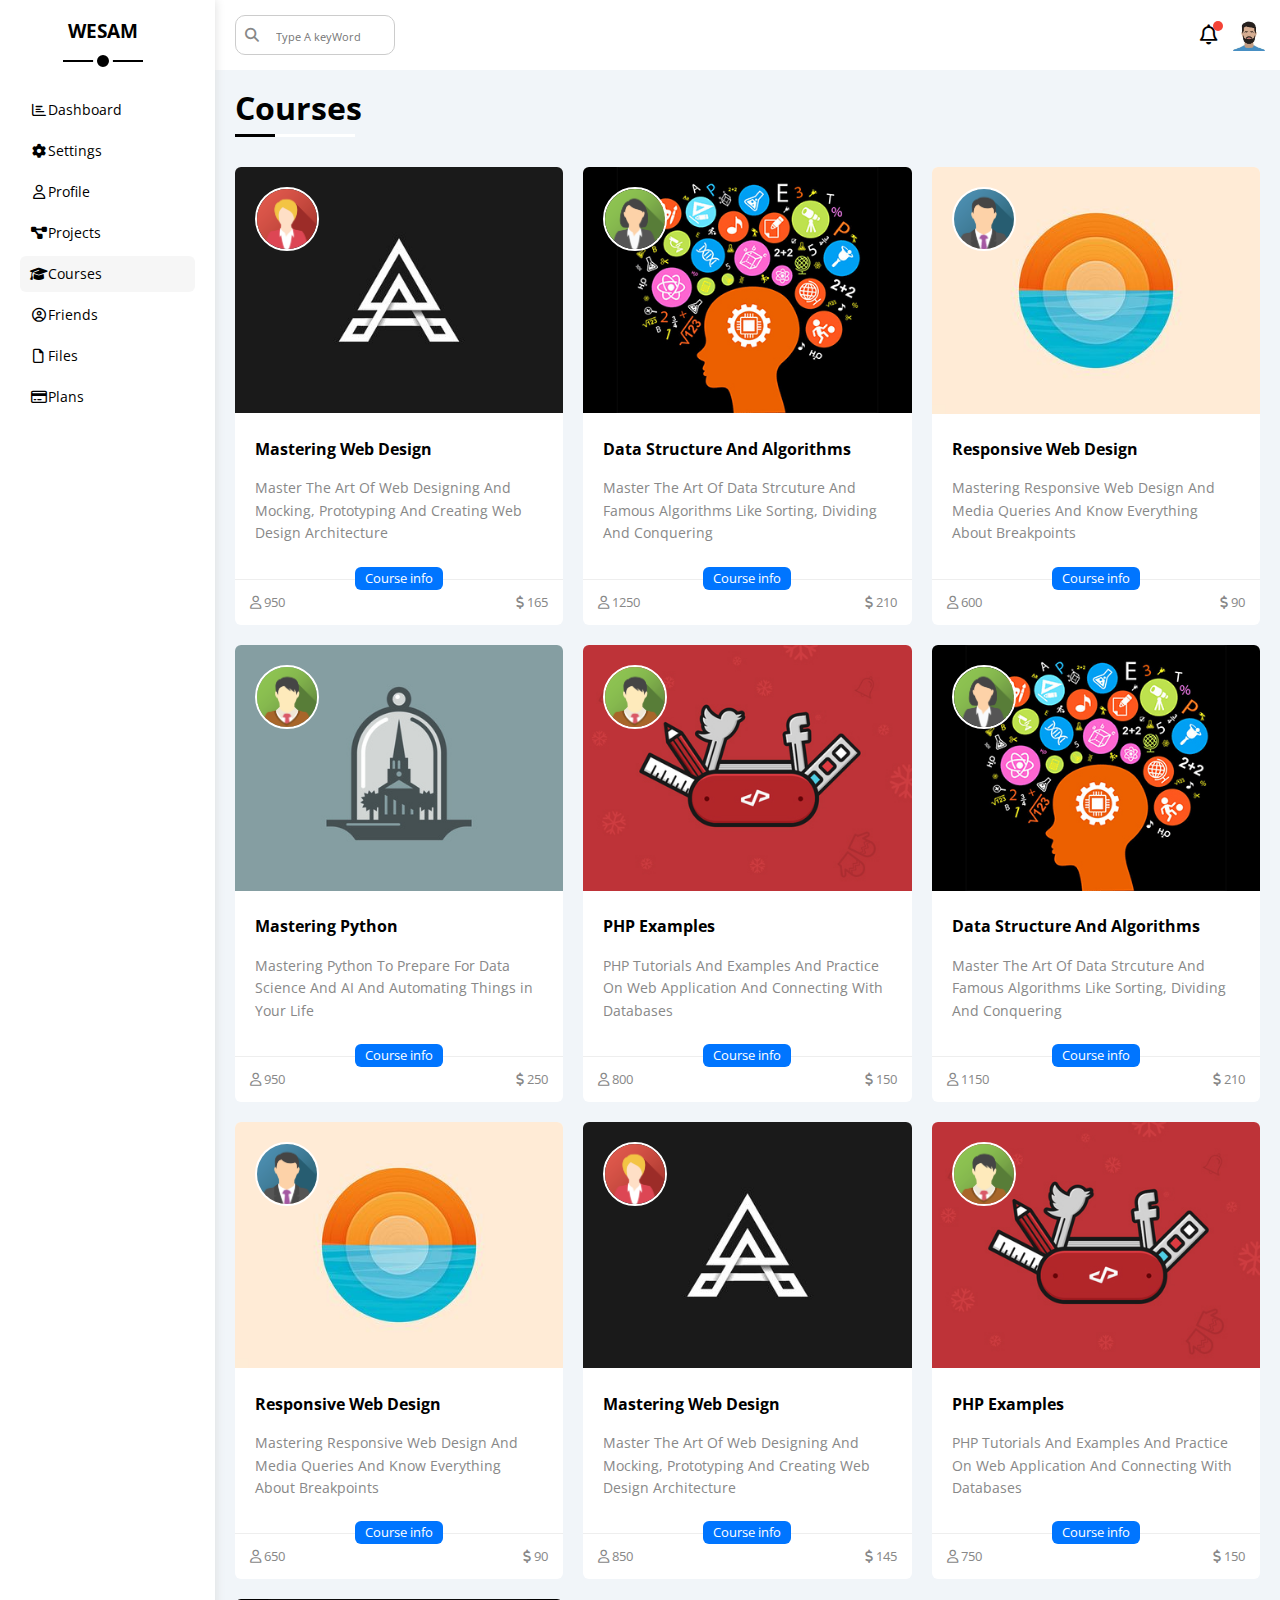
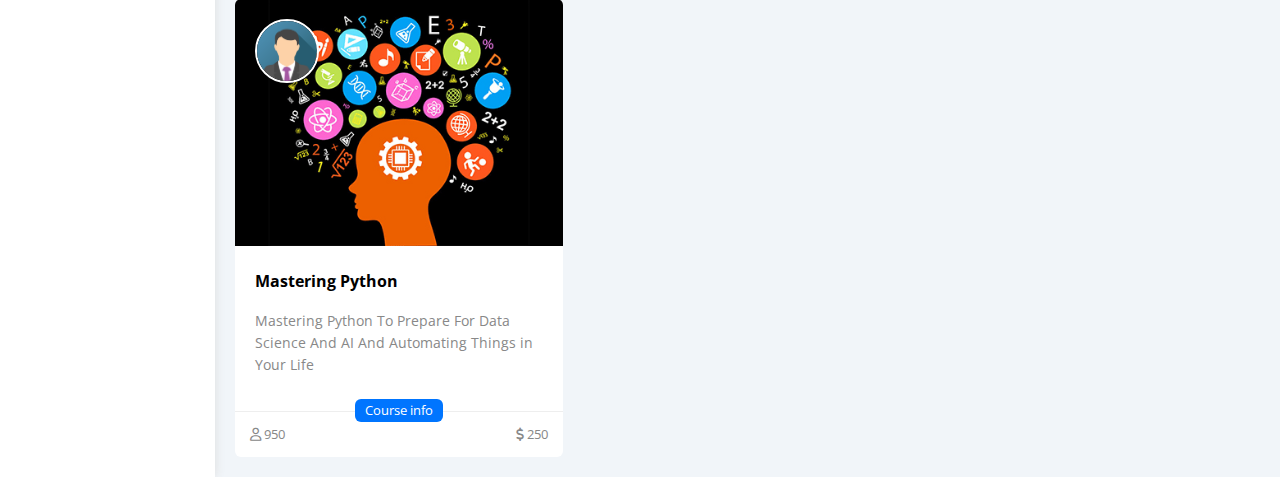
<file: courses.html>
<!DOCTYPE html>
<html lang="en">
<head>
    <meta charset="UTF-8">
    <meta name="viewport" content="width=device-width, initial-scale=1.0">
    <link rel="stylesheet" href="css/all.min.css">
    <link rel="stylesheet" href="css/master.css">
    <link rel="stylesheet" href="css/framworks.css">
    <link rel="stylesheet" href="css/normalize.css">
    <!-- google font -->
    <link rel="preconnect" href="https://fonts.googleapis.com">
<link rel="preconnect" href="https://fonts.gstatic.com" crossorigin>
<link href="https://fonts.googleapis.com/css2?family=Cairo:wght@200;400;500;600;700;900&family=Open+Sans:wght@300;400;500;600;700;800&display=swap" rel="stylesheet">
    <title>Courses</title>
</head>
<body>
    <div class="page d-flex ">
        <div class="sidbar bg-white p-relative">
            <h3 class="p-relative m-0 txt-c">WESAM</h3>
            <ul>
                <li>
                    <a class=" d-flex align-center fs-14 c-black rad-6 p-10" href="index.html">
                        <i class="fa-regular fa-chart-bar fa-fw"></i>
                        <span>Dashboard</span>
                    </a>
                </li>
                <li>
                    <a class=" d-flex align-center fs-14 c-black rad-6 p-10" href="settings.html">
                        <i class="fa-solid fa-gear fa-fw"></i>
                        <span>Settings</span>
                    </a>
                </li>
                <li>
                    <a class="d-flex align-center fs-14 c-black rad-6 p-10" href="profile.html">
                        <i class="fa-regular fa-user fa-fw"></i>
                        <span>Profile</span>
                    </a>
                </li>
                <li>
                    <a class="d-flex align-center fs-14 c-black rad-6 p-10" href="projects.html">
                        <i class="fa-solid fa-diagram-project fa-fw"></i>
                        <span>Projects</span>
                    </a>
                </li>
                <li>
                    <a class=" active d-flex align-center fs-14 c-black rad-6 p-10" href="courses.html">
                        <i class="fa-solid fa-graduation-cap fa-fw"></i>
                        <span>Courses</span>
                    </a>
                </li>
                <li>
                    <a class="d-flex align-center fs-14 c-black rad-6 p-10" href="friends.html">
                        <i class="fa-regular fa-circle-user fa-fw"></i>
                        <span>Friends</span>
                    </a>
                </li>
                <li>
                    <a class="d-flex align-center fs-14 c-black rad-6 p-10" href="files.html">
                        <i class="fa-regular fa-file fa-fw"></i>
                        <span>Files</span>
                    </a>
                </li>
                <li>
                    <a class="d-flex align-center fs-14 c-black rad-6 p-10" href="plans.html">
                        <i class="fa-regular fa-credit-card fa-fw"></i>
                        <span>Plans</span>
                    </a>
                </li>
            </ul>
        </div>
        <div class="content w-full">
            <!-- Strat Head -->
            <div class="head p-15 bg-white between-flex">
                <div class="search p-relative">
                    <input class="p-10" type="search" placeholder="Type A keyWord">
                </div>
                <div class="icons d-flex align-center">
                    <span class="notification p-relative">
                        <i class="fa-regular fa-bell fa-lg"></i>
                    </span>
                    <img src="image/avatar-01.jpg" alt="">
                </div>
            </div>
            <!-- End Head -->
            <h1 class="p-relative">Courses</h1>
            <div class="courses-page d-grid m-20 gap-20">
                <div class="course bg-white rad-6 p-relative">
                    <img class="cover" src="image/course-01.jpg" alt="">
                    <img class="instructor" src="image/team-01.png" alt="">
                    <div class="discrebstion p-20">
                        <h4 class="m-0">Mastering Web Design</h4>
                        <p class="c-gray fs-14 mt-15">Master The Art Of Web Designing And Mocking, Prototyping And Creating Web Design Architecture</p>
                    </div>
                    <div class="info p-relative between-flex p-15">
                        <span class="title bg-blue c-white btn-shape ">Course info</span>
                        <span class="c-gray">
                            <i class="fa-regular fa-user"></i>
                            950
                        </span>
                        <span class="c-gray">
                            <i class="fa-solid fa-dollar-sign"></i>
                            165
                        </span>
                    </div>
                </div>
                <div class="course bg-white rad-6 p-relative">
                    <img class="cover" src="image/course-02.jpg" alt="">
                    <img class="instructor" src="image/team-03.png" alt="">
                    <div class="discrebstion p-20">
                        <h4 class="m-0">Data Structure And Algorithms</h4>
                        <p class="c-gray fs-14 mt-15">Master The Art Of Data Strcuture And Famous Algorithms Like Sorting, Dividing And Conquering</p>
                    </div>
                    <div class="info p-relative between-flex p-15">
                        <span class="title bg-blue c-white btn-shape ">Course info</span>
                        <span class="c-gray">
                            <i class="fa-regular fa-user"></i>
                            1250
                        </span>
                        <span class="c-gray">
                            <i class="fa-solid fa-dollar-sign"></i>
                            210
                        </span>
                    </div>
                </div>
                <div class="course bg-white rad-6 p-relative">
                    <img class="cover" src="image/course-03.jpg" alt="">
                    <img class="instructor" src="image/team-04.png" alt="">
                    <div class="discrebstion p-20">
                        <h4 class="m-0">Responsive Web Design</h4>
                        <p class="c-gray fs-14 mt-15">Mastering Responsive Web Design And Media Queries And Know Everything About Breakpoints</p>
                    </div>
                    <div class="info p-relative between-flex p-15">
                        <span class="title bg-blue c-white btn-shape ">Course info</span>
                        <span class="c-gray">
                            <i class="fa-regular fa-user"></i>
                            600
                        </span>
                        <span class="c-gray">
                            <i class="fa-solid fa-dollar-sign"></i>
                            90
                        </span>
                    </div>
                </div>
                <div class="course bg-white rad-6 p-relative">
                    <img class="cover" src="image/course-04.jpg" alt="">
                    <img class="instructor" src="image/team-02.png" alt="">
                    <div class="discrebstion p-20">
                        <h4 class="m-0">Mastering Python</h4>
                        <p class="c-gray fs-14 mt-15">Mastering Python To Prepare For Data Science And AI And Automating Things in Your Life</p>
                    </div>
                    <div class="info p-relative between-flex p-15">
                        <span class="title bg-blue c-white btn-shape ">Course info</span>
                        <span class="c-gray">
                            <i class="fa-regular fa-user"></i>
                            950
                        </span>
                        <span class="c-gray">
                            <i class="fa-solid fa-dollar-sign"></i>
                            250
                        </span>
                    </div>
                </div>
                <div class="course bg-white rad-6 p-relative">
                    <img class="cover" src="image/course-05.jpg" alt="">
                    <img class="instructor" src="image/team-02.png" alt="">
                    <div class="discrebstion p-20">
                        <h4 class="m-0">PHP Examples</h4>
                        <p class="c-gray fs-14 mt-15">PHP Tutorials And Examples And Practice On Web Application And Connecting With Databases</p>
                    </div>
                    <div class="info p-relative between-flex p-15">
                        <span class="title bg-blue c-white btn-shape ">Course info</span>
                        <span class="c-gray">
                            <i class="fa-regular fa-user"></i>
                            800
                        </span>
                        <span class="c-gray">
                            <i class="fa-solid fa-dollar-sign"></i>
                            150
                        </span>
                    </div>
                </div>
                <div class="course bg-white rad-6 p-relative">
                    <img class="cover" src="image/course-02.jpg" alt="">
                    <img class="instructor" src="image/team-03.png" alt="">
                    <div class="discrebstion p-20">
                        <h4 class="m-0">Data Structure And Algorithms</h4>
                        <p class="c-gray fs-14 mt-15">Master The Art Of Data Strcuture And Famous Algorithms Like Sorting, Dividing And Conquering</p>
                    </div>
                    <div class="info p-relative between-flex p-15">
                        <span class="title bg-blue c-white btn-shape ">Course info</span>
                        <span class="c-gray">
                            <i class="fa-regular fa-user"></i>
                            1150
                        </span>
                        <span class="c-gray">
                            <i class="fa-solid fa-dollar-sign"></i>
                            210
                        </span>
                    </div>
                </div>
                <div class="course bg-white rad-6 p-relative">
                    <img class="cover" src="image/course-03.jpg" alt="">
                    <img class="instructor" src="image/team-04.png" alt="">
                    <div class="discrebstion p-20">
                        <h4 class="m-0">Responsive Web Design</h4>
                        <p class="c-gray fs-14 mt-15">Mastering Responsive Web Design And Media Queries And Know Everything About Breakpoints</p>
                    </div>
                    <div class="info p-relative between-flex p-15">
                        <span class="title bg-blue c-white btn-shape ">Course info</span>
                        <span class="c-gray">
                            <i class="fa-regular fa-user"></i>
                            650
                        </span>
                        <span class="c-gray">
                            <i class="fa-solid fa-dollar-sign"></i>
                            90
                        </span>
                    </div>
                </div>
                <div class="course bg-white rad-6 p-relative">
                    <img class="cover" src="image/course-01.jpg" alt="">
                    <img class="instructor" src="image/team-01.png" alt="">
                    <div class="discrebstion p-20">
                        <h4 class="m-0">Mastering Web Design</h4>
                        <p class="c-gray fs-14 mt-15">Master The Art Of Web Designing And Mocking, Prototyping And Creating Web Design Architecture</p>
                    </div>
                    <div class="info p-relative between-flex p-15">
                        <span class="title bg-blue c-white btn-shape ">Course info</span>
                        <span class="c-gray">
                            <i class="fa-regular fa-user"></i>
                            850
                        </span>
                        <span class="c-gray">
                            <i class="fa-solid fa-dollar-sign"></i>
                            145
                        </span>
                    </div>
                </div>
                <div class="course bg-white rad-6 p-relative">
                    <img class="cover" src="image/course-05.jpg" alt="">
                    <img class="instructor" src="image/team-02.png" alt="">
                    <div class="discrebstion p-20">
                        <h4 class="m-0">PHP Examples</h4>
                        <p class="c-gray fs-14 mt-15">PHP Tutorials And Examples And Practice On Web Application And Connecting With Databases</p>
                    </div>
                    <div class="info p-relative between-flex p-15">
                        <span class="title bg-blue c-white btn-shape ">Course info</span>
                        <span class="c-gray">
                            <i class="fa-regular fa-user"></i>
                            750
                        </span>
                        <span class="c-gray">
                            <i class="fa-solid fa-dollar-sign"></i>
                            150
                        </span>
                    </div>
                </div>
                <div class="course bg-white rad-6 p-relative">
                    <img class="cover" src="image/course-02.jpg" alt="">
                    <img class="instructor" src="image/team-04.png" alt="">
                    <div class="discrebstion p-20">
                        <h4 class="m-0">Mastering Python</h4>
                        <p class="c-gray fs-14 mt-15">Mastering Python To Prepare For Data Science And AI And Automating Things in Your Life</p>
                    </div>
                    <div class="info p-relative between-flex p-15">
                        <span class="title bg-blue c-white btn-shape ">Course info</span>
                        <span class="c-gray">
                            <i class="fa-regular fa-user"></i>
                            950
                        </span>
                        <span class="c-gray">
                            <i class="fa-solid fa-dollar-sign"></i>
                            250
                        </span>
                    </div>
                </div>
            </div>
        </div>
    </div>
</body>
</html>
</file>
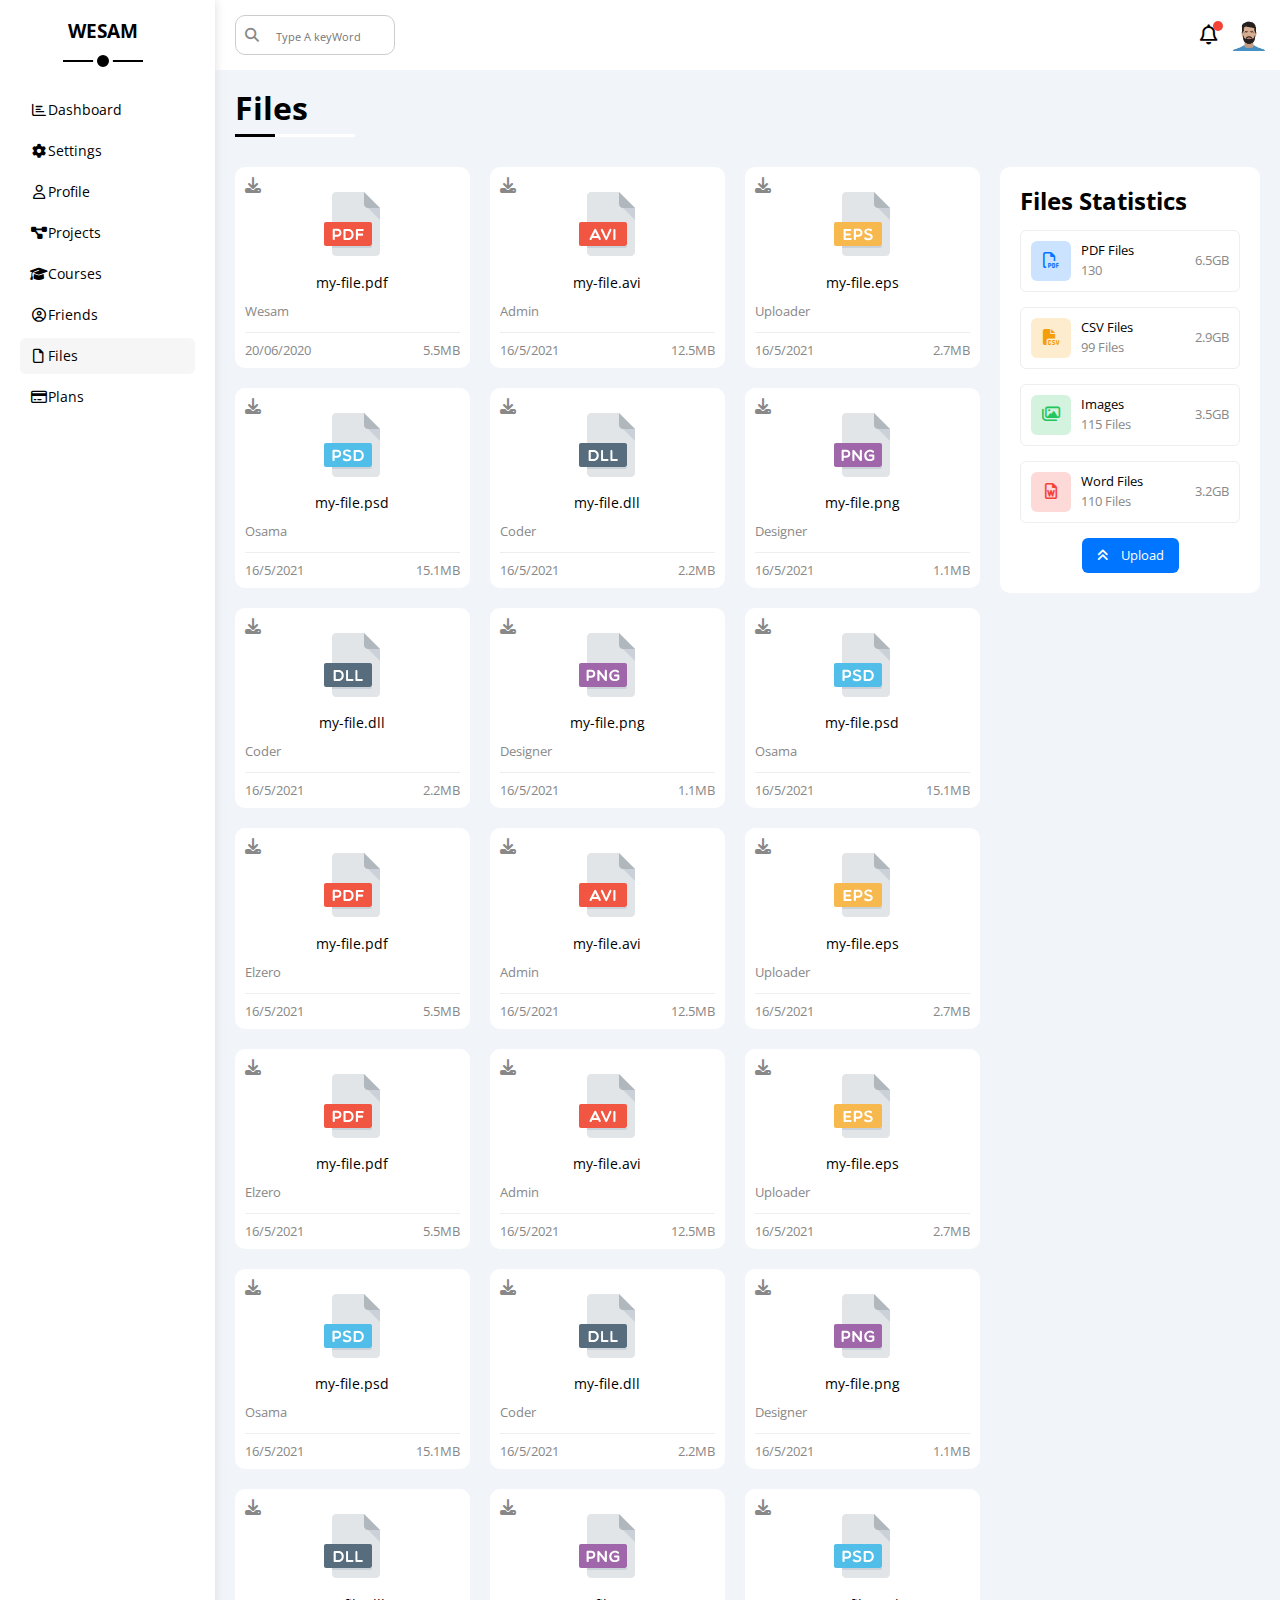
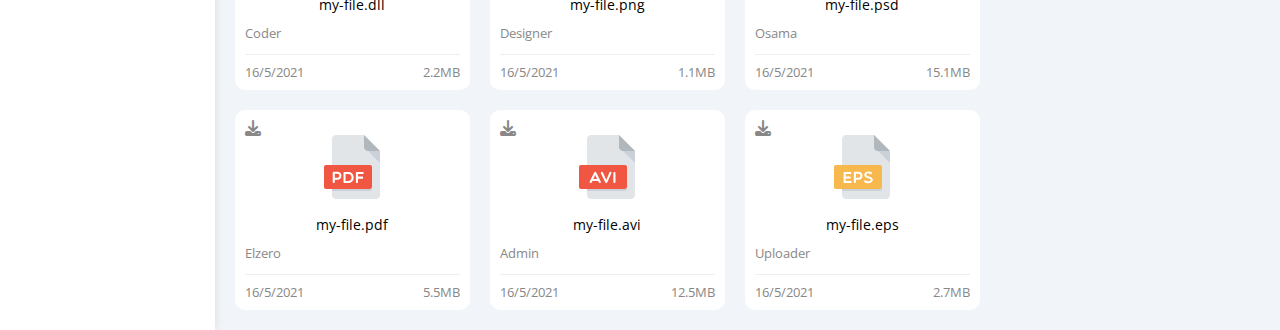
<file: files.html>
<!DOCTYPE html>
<html lang="en">
<head>
    <meta charset="UTF-8">
    <meta name="viewport" content="width=device-width, initial-scale=1.0">
    <link rel="stylesheet" href="css/all.min.css">
    <link rel="stylesheet" href="css/master.css">
    <link rel="stylesheet" href="css/framworks.css">
    <link rel="stylesheet" href="css/normalize.css">
    <!-- google font -->
    <link rel="preconnect" href="https://fonts.googleapis.com">
<link rel="preconnect" href="https://fonts.gstatic.com" crossorigin>
<link href="https://fonts.googleapis.com/css2?family=Cairo:wght@200;400;500;600;700;900&family=Open+Sans:wght@300;400;500;600;700;800&display=swap" rel="stylesheet">
    <title>Files</title>
</head>
<body>
    <div class="page d-flex ">
        <div class="sidbar bg-white p-relative">
            <h3 class="p-relative m-0 txt-c">WESAM</h3>
            <ul>
                <li>
                    <a class=" d-flex align-center fs-14 c-black rad-6 p-10" href="index.html">
                        <i class="fa-regular fa-chart-bar fa-fw"></i>
                        <span>Dashboard</span>
                    </a>
                </li>
                <li>
                    <a class=" d-flex align-center fs-14 c-black rad-6 p-10" href="settings.html">
                        <i class="fa-solid fa-gear fa-fw"></i>
                        <span>Settings</span>
                    </a>
                </li>
                <li>
                    <a class="d-flex align-center fs-14 c-black rad-6 p-10" href="profile.html">
                        <i class="fa-regular fa-user fa-fw"></i>
                        <span>Profile</span>
                    </a>
                </li>
                <li>
                    <a class="d-flex align-center fs-14 c-black rad-6 p-10" href="projects.html">
                        <i class="fa-solid fa-diagram-project fa-fw"></i>
                        <span>Projects</span>
                    </a>
                </li>
                <li>
                    <a class="d-flex align-center fs-14 c-black rad-6 p-10" href="courses.html">
                        <i class="fa-solid fa-graduation-cap fa-fw"></i>
                        <span>Courses</span>
                    </a>
                </li>
                <li>
                    <a class="d-flex align-center fs-14 c-black rad-6 p-10" href="friends.html">
                        <i class="fa-regular fa-circle-user fa-fw"></i>
                        <span>Friends</span>
                    </a>
                </li>
                <li>
                    <a class=" active d-flex align-center fs-14 c-black rad-6 p-10" href="files.html">
                        <i class="fa-regular fa-file fa-fw"></i>
                        <span>Files</span>
                    </a>
                </li>
                <li>
                    <a class="d-flex align-center fs-14 c-black rad-6 p-10" href="plans.html">
                        <i class="fa-regular fa-credit-card fa-fw"></i>
                        <span>Plans</span>
                    </a>
                </li>
            </ul>
        </div>
        <div class="content w-full">
            <!-- Strat Head -->
            <div class="head p-15 bg-white between-flex">
                <div class="search p-relative">
                    <input class="p-10" type="search" placeholder="Type A keyWord">
                </div>
                <div class="icons d-flex align-center">
                    <span class="notification p-relative">
                        <i class="fa-regular fa-bell fa-lg"></i>
                    </span>
                    <img src="image/avatar-01.jpg" alt="">
                </div>
            </div>
            <!-- End Head -->
            <h1 class="p-relative">Files</h1>
            <div class="files-page d-flex gap-20 m-20">
                <div class="files-stats bg-white p-20 rad-10">
                    <h2 class="mt-0 mb-15 txt-c-mobile">Files Statistics</h2>
                    <div class="border-eee fs-13 d-flex align-center p-10 rad-6 mb-15">
                        <i class="fa-regular fa-file-pdf fa-lg blue rad-6 center-flex c-blue icon"></i>
                        <div class="info">
                            <span>PDF Files</span>
                            <span class="c-gray mt-5 d-block">130</span>
                        </div>
                        <div class="size c-gray">6.5GB</div>
                    </div>
                    <div class="border-eee fs-13 d-flex align-center p-10 rad-6 mb-15">
                        <i class="fa-solid fa-file-csv fa-lg rad-6 orange center-flex c-orange icon"></i>
                        <div class="info">
                            <span>CSV Files</span>
                            <span class="c-gray mt-5 d-block">99 Files</span>
                        </div>
                        <div class="size c-gray">2.9GB</div>
                    </div>
                    <div class="border-eee fs-13 d-flex align-center p-10 rad-6 mb-15">
                        <i class="fa-regular fa-images fa-lg green rad-6 center-flex c-green icon"></i>
                        <div class="info">
                            <span>Images</span>
                            <span class="c-gray mt-5 d-block">115 Files</span>
                        </div>
                        <div class="size c-gray">3.5GB</div>
                    </div>
                    <div class="border-eee fs-13 d-flex align-center p-10 rad-6 mb-15">
                        <i class="fa-regular fa-file-word fa-lg rad-6 red center-flex c-red icon"></i>
                        <div class="info">
                            <span>Word Files</span>
                            <span class="c-gray mt-5 d-block">110 Files</span>
                        </div>
                        <div class="size c-gray">3.2GB</div>
                    </div>
                    <a class="upload bg-blue c-white fs-13 rad-6 d-block w-fit" href="#">
                        <i class="fa-solid fa-angles-up mr-10"></i>
                        Upload
                    </a>
                </div>
                <div class="files-content d-grid gap-20">
                    <div class="file bg-white rad-10 p-10">
                        <i class="fa-solid fa-download c-gray p-absolute"></i>
                        <div class="icon txt-c">
                            <img class="mt-15 mb-15" decoding="async" src="image/pdf.svg" alt="">
                        </div>
                        <div class="txt-c fs-14 mb-10">my-file.pdf</div>
                        <p class="c-gray fs-13">Wesam</p>
                        <div class="info between-flex mt-10 pt-10 fs-13 c-gray">
                            <span>20/06/2020</span>
                            <span>5.5MB</span>
                        </div>
                    </div>
                    <div class="file bg-white p-10 rad-10">
                        <i class="fa-solid fa-download c-grey p-absolute"></i>
                        <div class="icon txt-c">
                            <img decoding="async" class="mt-15 mb-15" src="image/avi.svg" alt="" />
                        </div>
                        <div class="txt-c mb-10 fs-14">my-file.avi</div>
                        <p class="c-grey fs-13">Admin</p>
                        <div class="info between-flex mt-10 pt-10 fs-13 c-grey">
                            <span>16/5/2021</span>
                            <span>12.5MB</span>
                        </div>
                    </div>
                    <div class="file bg-white p-10 rad-10">
                        <i class="fa-solid fa-download c-grey p-absolute"></i>
                        <div class="icon txt-c">
                            <img decoding="async" class="mt-15 mb-15" src="image/eps.svg" alt="" />
                        </div>
                        <div class="txt-c mb-10 fs-14">my-file.eps</div>
                        <p class="c-grey fs-13">Uploader</p>
                        <div class="info between-flex mt-10 pt-10 fs-13 c-grey">
                            <span>16/5/2021</span>
                            <span>2.7MB</span>
                        </div>
                    </div>
                    <div class="file bg-white p-10 rad-10">
                        <i class="fa-solid fa-download c-grey p-absolute"></i>
                        <div class="icon txt-c">
                            <img decoding="async" class="mt-15 mb-15" src="image/psd.svg" alt="" />
                        </div>
                        <div class="txt-c mb-10 fs-14">my-file.psd</div>
                        <p class="c-grey fs-13">Osama</p>
                        <div class="info between-flex mt-10 pt-10 fs-13 c-grey">
                            <span>16/5/2021</span>
                            <span>15.1MB</span>
                        </div>
                    </div>
                    <div class="file bg-white p-10 rad-10">
                        <i class="fa-solid fa-download c-grey p-absolute"></i>
                        <div class="icon txt-c">
                            <img decoding="async" class="mt-15 mb-15" src="image/dll.svg" alt="" />
                        </div>
                        <div class="txt-c mb-10 fs-14">my-file.dll</div>
                        <p class="c-grey fs-13">Coder</p>
                        <div class="info between-flex mt-10 pt-10 fs-13 c-grey">
                            <span>16/5/2021</span>
                            <span>2.2MB</span>
                        </div>
                    </div>
                    <div class="file bg-white p-10 rad-10">
                        <i class="fa-solid fa-download c-grey p-absolute"></i>
                        <div class="icon txt-c">
                            <img decoding="async" class="mt-15 mb-15" src="image/png.svg" alt="" />
                        </div>
                        <div class="txt-c mb-10 fs-14">my-file.png</div>
                        <p class="c-grey fs-13">Designer</p>
                        <div class="info between-flex mt-10 pt-10 fs-13 c-grey">
                            <span>16/5/2021</span>
                            <span>1.1MB</span>
                        </div>
                    </div>
                    <div class="file bg-white p-10 rad-10">
                        <i class="fa-solid fa-download c-grey p-absolute"></i>
                        <div class="icon txt-c">
                            <img decoding="async" class="mt-15 mb-15" src="image/dll.svg" alt="" />
                        </div>
                        <div class="txt-c mb-10 fs-14">my-file.dll</div>
                        <p class="c-grey fs-13">Coder</p>
                        <div class="info between-flex mt-10 pt-10 fs-13 c-grey">
                            <span>16/5/2021</span>
                            <span>2.2MB</span>
                        </div>
                    </div>
                    <div class="file bg-white p-10 rad-10">
                        <i class="fa-solid fa-download c-grey p-absolute"></i>
                        <div class="icon txt-c">
                            <img decoding="async" class="mt-15 mb-15" src="image/png.svg" alt="" />
                        </div>
                        <div class="txt-c mb-10 fs-14">my-file.png</div>
                        <p class="c-grey fs-13">Designer</p>
                        <div class="info between-flex mt-10 pt-10 fs-13 c-grey">
                            <span>16/5/2021</span>
                            <span>1.1MB</span>
                        </div>
                    </div>
                    <div class="file bg-white p-10 rad-10">
                        <i class="fa-solid fa-download c-grey p-absolute"></i>
                        <div class="icon txt-c">
                            <img decoding="async" class="mt-15 mb-15" src="image/psd.svg" alt="" />
                        </div>
                        <div class="txt-c mb-10 fs-14">my-file.psd</div>
                        <p class="c-grey fs-13">Osama</p>
                        <div class="info between-flex mt-10 pt-10 fs-13 c-grey">
                            <span>16/5/2021</span>
                            <span>15.1MB</span>
                        </div>
                    </div>
                    <div class="file bg-white p-10 rad-10">
                        <i class="fa-solid fa-download c-grey p-absolute"></i>
                        <div class="icon txt-c">
                            <img decoding="async" class="mt-15 mb-15" src="image/pdf.svg" alt="" />
                        </div>
                        <div class="txt-c mb-10 fs-14">my-file.pdf</div>
                        <p class="c-grey fs-13">Elzero</p>
                        <div class="info between-flex mt-10 pt-10 fs-13 c-grey">
                            <span>16/5/2021</span>
                            <span>5.5MB</span>
                        </div>
                    </div>
                    <div class="file bg-white p-10 rad-10">
                        <i class="fa-solid fa-download c-grey p-absolute"></i>
                        <div class="icon txt-c">
                            <img decoding="async" class="mt-15 mb-15" src="image/avi.svg" alt="" />
                        </div>
                        <div class="txt-c mb-10 fs-14">my-file.avi</div>
                        <p class="c-grey fs-13">Admin</p>
                        <div class="info between-flex mt-10 pt-10 fs-13 c-grey">
                            <span>16/5/2021</span>
                            <span>12.5MB</span>
                        </div>
                    </div>
                    <div class="file bg-white p-10 rad-10">
                        <i class="fa-solid fa-download c-grey p-absolute"></i>
                        <div class="icon txt-c">
                            <img decoding="async" class="mt-15 mb-15" src="image/eps.svg" alt="" />
                        </div>
                        <div class="txt-c mb-10 fs-14">my-file.eps</div>
                        <p class="c-grey fs-13">Uploader</p>
                        <div class="info between-flex mt-10 pt-10 fs-13 c-grey">
                            <span>16/5/2021</span>
                            <span>2.7MB</span>
                        </div>
                    </div>
                    <div class="file bg-white p-10 rad-10">
                        <i class="fa-solid fa-download c-grey p-absolute"></i>
                        <div class="icon txt-c">
                            <img decoding="async" class="mt-15 mb-15" src="image/pdf.svg" alt="" />
                        </div>
                        <div class="txt-c mb-10 fs-14">my-file.pdf</div>
                        <p class="c-grey fs-13">Elzero</p>
                        <div class="info between-flex mt-10 pt-10 fs-13 c-grey">
                            <span>16/5/2021</span>
                            <span>5.5MB</span>
                        </div>
                    </div>
                    <div class="file bg-white p-10 rad-10">
                        <i class="fa-solid fa-download c-grey p-absolute"></i>
                        <div class="icon txt-c">
                            <img decoding="async" class="mt-15 mb-15" src="image/avi.svg" alt="" />
                        </div>
                        <div class="txt-c mb-10 fs-14">my-file.avi</div>
                        <p class="c-grey fs-13">Admin</p>
                        <div class="info between-flex mt-10 pt-10 fs-13 c-grey">
                            <span>16/5/2021</span>
                            <span>12.5MB</span>
                        </div>
                    </div>
                    <div class="file bg-white p-10 rad-10">
                        <i class="fa-solid fa-download c-grey p-absolute"></i>
                        <div class="icon txt-c">
                            <img decoding="async" class="mt-15 mb-15" src="image/eps.svg" alt="" />
                        </div>
                        <div class="txt-c mb-10 fs-14">my-file.eps</div>
                        <p class="c-grey fs-13">Uploader</p>
                        <div class="info between-flex mt-10 pt-10 fs-13 c-grey">
                            <span>16/5/2021</span>
                            <span>2.7MB</span>
                        </div>
                    </div>
                    <div class="file bg-white p-10 rad-10">
                        <i class="fa-solid fa-download c-grey p-absolute"></i>
                        <div class="icon txt-c">
                            <img decoding="async" class="mt-15 mb-15" src="image/psd.svg" alt="" />
                        </div>
                        <div class="txt-c mb-10 fs-14">my-file.psd</div>
                        <p class="c-grey fs-13">Osama</p>
                        <div class="info between-flex mt-10 pt-10 fs-13 c-grey">
                            <span>16/5/2021</span>
                            <span>15.1MB</span>
                        </div>
                    </div>
                    <div class="file bg-white p-10 rad-10">
                        <i class="fa-solid fa-download c-grey p-absolute"></i>
                        <div class="icon txt-c">
                            <img decoding="async" class="mt-15 mb-15" src="image/dll.svg" alt="" />
                        </div>
                        <div class="txt-c mb-10 fs-14">my-file.dll</div>
                        <p class="c-grey fs-13">Coder</p>
                        <div class="info between-flex mt-10 pt-10 fs-13 c-grey">
                            <span>16/5/2021</span>
                            <span>2.2MB</span>
                        </div>
                    </div>
                    <div class="file bg-white p-10 rad-10">
                        <i class="fa-solid fa-download c-grey p-absolute"></i>
                        <div class="icon txt-c">
                            <img decoding="async" class="mt-15 mb-15" src="image/png.svg" alt="" />
                        </div>
                        <div class="txt-c mb-10 fs-14">my-file.png</div>
                        <p class="c-grey fs-13">Designer</p>
                        <div class="info between-flex mt-10 pt-10 fs-13 c-grey">
                            <span>16/5/2021</span>
                            <span>1.1MB</span>
                        </div>
                    </div>
                    <div class="file bg-white p-10 rad-10">
                        <i class="fa-solid fa-download c-grey p-absolute"></i>
                        <div class="icon txt-c">
                            <img decoding="async" class="mt-15 mb-15" src="image/dll.svg" alt="" />
                        </div>
                        <div class="txt-c mb-10 fs-14">my-file.dll</div>
                        <p class="c-grey fs-13">Coder</p>
                        <div class="info between-flex mt-10 pt-10 fs-13 c-grey">
                            <span>16/5/2021</span>
                            <span>2.2MB</span>
                        </div>
                    </div>
                    <div class="file bg-white p-10 rad-10">
                        <i class="fa-solid fa-download c-grey p-absolute"></i>
                        <div class="icon txt-c">
                            <img decoding="async" class="mt-15 mb-15" src="image/png.svg" alt="" />
                        </div>
                        <div class="txt-c mb-10 fs-14">my-file.png</div>
                        <p class="c-grey fs-13">Designer</p>
                        <div class="info between-flex mt-10 pt-10 fs-13 c-grey">
                            <span>16/5/2021</span>
                            <span>1.1MB</span>
                        </div>
                    </div>
                    <div class="file bg-white p-10 rad-10">
                        <i class="fa-solid fa-download c-grey p-absolute"></i>
                        <div class="icon txt-c">
                            <img decoding="async" class="mt-15 mb-15" src="image/psd.svg" alt="" />
                        </div>
                        <div class="txt-c mb-10 fs-14">my-file.psd</div>
                        <p class="c-grey fs-13">Osama</p>
                        <div class="info between-flex mt-10 pt-10 fs-13 c-grey">
                            <span>16/5/2021</span>
                            <span>15.1MB</span>
                        </div>
                    </div>
                    <div class="file bg-white p-10 rad-10">
                        <i class="fa-solid fa-download c-grey p-absolute"></i>
                        <div class="icon txt-c">
                            <img decoding="async" class="mt-15 mb-15" src="image/pdf.svg" alt="" />
                        </div>
                        <div class="txt-c mb-10 fs-14">my-file.pdf</div>
                        <p class="c-grey fs-13">Elzero</p>
                        <div class="info between-flex mt-10 pt-10 fs-13 c-grey">
                            <span>16/5/2021</span>
                            <span>5.5MB</span>
                        </div>
                    </div>
                    <div class="file bg-white p-10 rad-10">
                        <i class="fa-solid fa-download c-grey p-absolute"></i>
                        <div class="icon txt-c">
                            <img decoding="async" class="mt-15 mb-15" src="image/avi.svg" alt="" />
                        </div>
                        <div class="txt-c mb-10 fs-14">my-file.avi</div>
                        <p class="c-grey fs-13">Admin</p>
                        <div class="info between-flex mt-10 pt-10 fs-13 c-grey">
                            <span>16/5/2021</span>
                            <span>12.5MB</span>
                        </div>
                    </div>
                    <div class="file bg-white p-10 rad-10">
                        <i class="fa-solid fa-download c-grey p-absolute"></i>
                        <div class="icon txt-c">
                            <img decoding="async" class="mt-15 mb-15" src="image/eps.svg" alt="" />
                        </div>
                        <div class="txt-c mb-10 fs-14">my-file.eps</div>
                        <p class="c-grey fs-13">Uploader</p>
                        <div class="info between-flex mt-10 pt-10 fs-13 c-grey">
                            <span>16/5/2021</span>
                            <span>2.7MB</span>
                        </div>
                    </div>
                </div>
            </div>
        </div>
    </div>
</body>
</html>
</file>
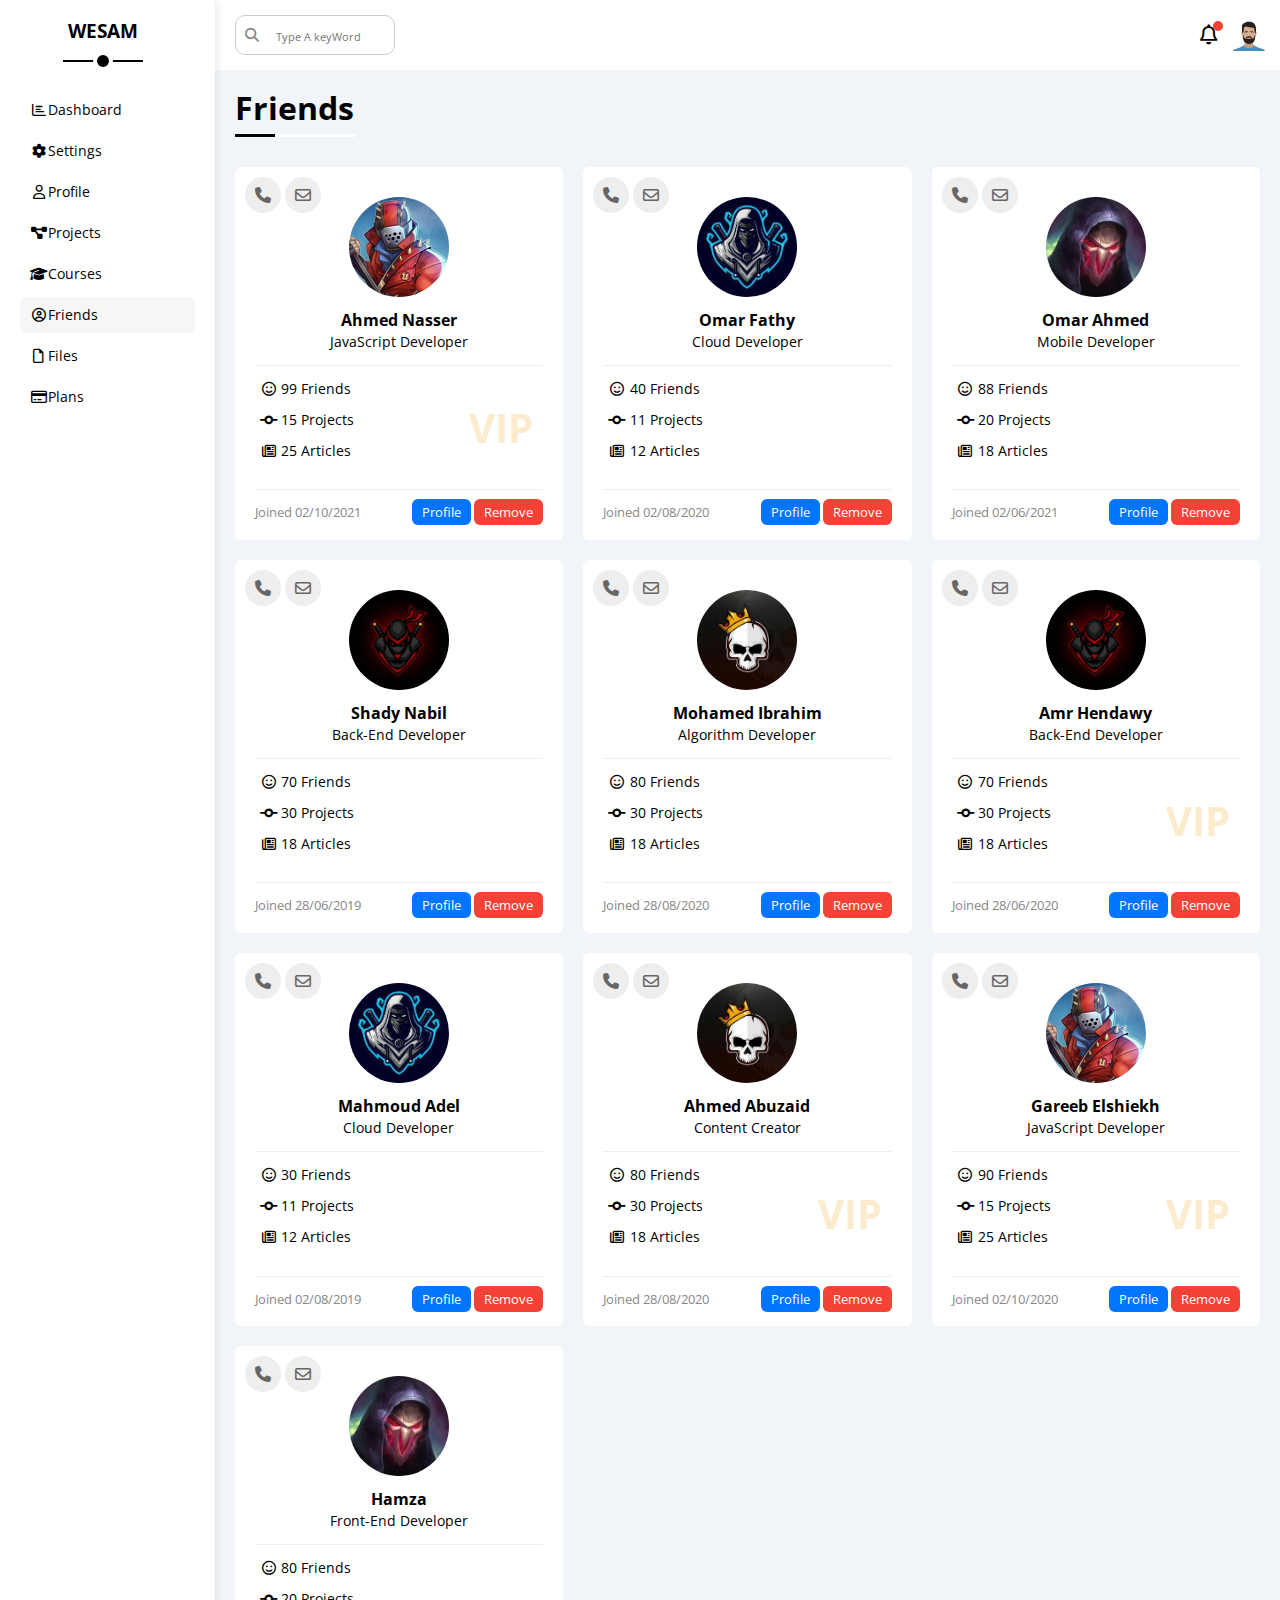
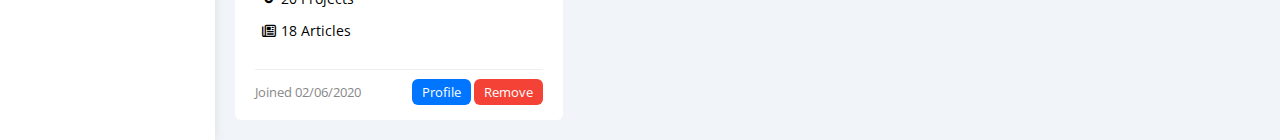
<file: friends.html>
<!DOCTYPE html>
<html lang="en">
<head>
    <meta charset="UTF-8">
    <meta name="viewport" content="width=device-width, initial-scale=1.0">
    <link rel="stylesheet" href="css/all.min.css">
    <link rel="stylesheet" href="css/master.css">
    <link rel="stylesheet" href="css/framworks.css">
    <link rel="stylesheet" href="css/normalize.css">
    <!-- google font -->
    <link rel="preconnect" href="https://fonts.googleapis.com">
<link rel="preconnect" href="https://fonts.gstatic.com" crossorigin>
<link href="https://fonts.googleapis.com/css2?family=Cairo:wght@200;400;500;600;700;900&family=Open+Sans:wght@300;400;500;600;700;800&display=swap" rel="stylesheet">
    <title>Friends</title>
</head>
<body>
    <div class="page d-flex ">
        <div class="sidbar bg-white p-relative">
            <h3 class="p-relative m-0 txt-c">WESAM</h3>
            <ul>
                <li>
                    <a class=" d-flex align-center fs-14 c-black rad-6 p-10" href="index.html">
                        <i class="fa-regular fa-chart-bar fa-fw"></i>
                        <span>Dashboard</span>
                    </a>
                </li>
                <li>
                    <a class=" d-flex align-center fs-14 c-black rad-6 p-10" href="settings.html">
                        <i class="fa-solid fa-gear fa-fw"></i>
                        <span>Settings</span>
                    </a>
                </li>
                <li>
                    <a class="d-flex align-center fs-14 c-black rad-6 p-10" href="profile.html">
                        <i class="fa-regular fa-user fa-fw"></i>
                        <span>Profile</span>
                    </a>
                </li>
                <li>
                    <a class="d-flex align-center fs-14 c-black rad-6 p-10" href="projects.html">
                        <i class="fa-solid fa-diagram-project fa-fw"></i>
                        <span>Projects</span>
                    </a>
                </li>
                <li>
                    <a class="d-flex align-center fs-14 c-black rad-6 p-10" href="courses.html">
                        <i class="fa-solid fa-graduation-cap fa-fw"></i>
                        <span>Courses</span>
                    </a>
                </li>
                <li>
                    <a class=" active d-flex align-center fs-14 c-black rad-6 p-10" href="friends.html">
                        <i class="fa-regular fa-circle-user fa-fw"></i>
                        <span>Friends</span>
                    </a>
                </li>
                <li>
                    <a class="d-flex align-center fs-14 c-black rad-6 p-10" href="files.html">
                        <i class="fa-regular fa-file fa-fw"></i>
                        <span>Files</span>
                    </a>
                </li>
                <li>
                    <a class="d-flex align-center fs-14 c-black rad-6 p-10" href="plans.html">
                        <i class="fa-regular fa-credit-card fa-fw"></i>
                        <span>Plans</span>
                    </a>
                </li>
            </ul>
        </div>
        <div class="content w-full">
            <!-- Strat Head -->
            <div class="head p-15 bg-white between-flex">
                <div class="search p-relative">
                    <input class="p-10" type="search" placeholder="Type A keyWord">
                </div>
                <div class="icons d-flex align-center">
                    <span class="notification p-relative">
                        <i class="fa-regular fa-bell fa-lg"></i>
                    </span>
                    <img src="image/avatar-01.jpg" alt="">
                </div>
            </div>
            <!-- End Head -->
            <h1 class="p-relative">Friends</h1>
            <div class="friends-page d-grid gap-20 m-20">
                <div class="friend bg-white rad-6 p-20 p-relative">
                    <div class="contact">
                        <i class="fa-solid fa-phone"></i>
                        <i class="fa-regular fa-envelope"></i>
                    </div>
                    <div class="txt-c">
                        <img decoding="async" class="w-100 h-100 rad-half mt-10 mb-10" src="image/friend-01.jpg" alt="">
                        <h4 class="m-0">Ahmed Nasser</h4>
                        <p class="fs-14 mt-5 mb-0">JavaScript Developer</p>
                    </div>
                    <div class="icones p-relative fs-14">
                        <div class="mb-15">
                            <i class="fa-regular fa-face-smile fa-fw"></i>
                            <span>99 Friends</span>
                        </div>
                        <div class="mb-15">
                            <i class="fa-solid fa-code-commit fa-fw"></i>
                            <span>15 Projects</span>
                        </div>
                        <div class="mb-15">
                            <i class="fa-regular fa-newspaper fa-fw"></i>
                            <span>25 Articles</span>
                        </div>
                        <span class="vip fw-bold c-orange">VIP</span>
                    </div>
                    <div class="info between-flex fs-13">
                        <span class="c-gray">Joined 02/10/2021</span>
                        <div>
                            <a class="bg-blue c-white btn-shape" href="profile.html">Profile</a>
                            <a class="bg-red c-white btn-shape" href="#">Remove</a>
                        </div>
                    </div>
                </div>
                <div class="friend bg-white rad-6 p-20 p-relative">
                    <div class="contact">
                        <i class="fa-solid fa-phone"></i>
                        <i class="fa-regular fa-envelope"></i>
                    </div>
                    <div class="txt-c">
                        <img decoding="async" class="w-100 h-100 rad-half mt-10 mb-10" src="image/friend-02.jpg" alt="">
                        <h4 class="m-0">Omar Fathy</h4>
                        <p class="fs-14 mt-5 mb-0">Cloud Developer</p>
                    </div>
                    <div class="icones p-relative fs-14">
                        <div class="mb-15">
                            <i class="fa-regular fa-face-smile fa-fw"></i>
                            <span>40 Friends</span>
                        </div>
                        <div class="mb-15">
                            <i class="fa-solid fa-code-commit fa-fw"></i>
                            <span>11 Projects</span>
                        </div>
                        <div class="mb-15">
                            <i class="fa-regular fa-newspaper fa-fw"></i>
                            <span>12 Articles</span>
                        </div>
                        <!-- <span class="vip fw-bold c-orange">VIP</span> -->
                    </div>
                    <div class="info between-flex fs-13">
                        <span class="c-gray">Joined 02/08/2020</span>
                        <div>
                            <a class="bg-blue c-white btn-shape" href="profile.html">Profile</a>
                            <a class="bg-red c-white btn-shape" href="#">Remove</a>
                        </div>
                    </div>
                </div>
                <div class="friend bg-white rad-6 p-20 p-relative">
                    <div class="contact">
                        <i class="fa-solid fa-phone"></i>
                        <i class="fa-regular fa-envelope"></i>
                    </div>
                    <div class="txt-c">
                        <img decoding="async" class="w-100 h-100 rad-half mt-10 mb-10" src="image/friend-03.jpg" alt="">
                        <h4 class="m-0">Omar Ahmed</h4>
                        <p class="fs-14 mt-5 mb-0">Mobile Developer</p>
                    </div>
                    <div class="icones p-relative fs-14">
                        <div class="mb-15">
                            <i class="fa-regular fa-face-smile fa-fw"></i>
                            <span>88 Friends</span>
                        </div>
                        <div class="mb-15">
                            <i class="fa-solid fa-code-commit fa-fw"></i>
                            <span>20 Projects</span>
                        </div>
                        <div class="mb-15">
                            <i class="fa-regular fa-newspaper fa-fw"></i>
                            <span>18 Articles</span>
                        </div>
                        <!-- <span class="vip fw-bold c-orange">VIP</span> -->
                    </div>
                    <div class="info between-flex fs-13">
                        <span class="c-gray">Joined 02/06/2021</span>
                        <div>
                            <a class="bg-blue c-white btn-shape" href="profile.html">Profile</a>
                            <a class="bg-red c-white btn-shape" href="#">Remove</a>
                        </div>
                    </div>
                </div>
                <div class="friend bg-white rad-6 p-20 p-relative">
                    <div class="contact">
                        <i class="fa-solid fa-phone"></i>
                        <i class="fa-regular fa-envelope"></i>
                    </div>
                    <div class="txt-c">
                        <img decoding="async" class="w-100 h-100 rad-half mt-10 mb-10" src="image/friend-04.jpg" alt="">
                        <h4 class="m-0">Shady Nabil</h4>
                        <p class="fs-14 mt-5 mb-0">Back-End Developer</p>
                    </div>
                    <div class="icones p-relative fs-14">
                        <div class="mb-15">
                            <i class="fa-regular fa-face-smile fa-fw"></i>
                            <span>70 Friends</span>
                        </div>
                        <div class="mb-15">
                            <i class="fa-solid fa-code-commit fa-fw"></i>
                            <span>30 Projects</span>
                        </div>
                        <div class="mb-15">
                            <i class="fa-regular fa-newspaper fa-fw"></i>
                            <span>18 Articles</span>
                        </div>
                        <!-- <span class="vip fw-bold c-orange">VIP</span> -->
                    </div>
                    <div class="info between-flex fs-13">
                        <span class="c-gray">Joined 28/06/2019</span>
                        <div>
                            <a class="bg-blue c-white btn-shape" href="profile.html">Profile</a>
                            <a class="bg-red c-white btn-shape" href="#">Remove</a>
                        </div>
                    </div>
                </div>
                <div class="friend bg-white rad-6 p-20 p-relative">
                    <div class="contact">
                        <i class="fa-solid fa-phone"></i>
                        <i class="fa-regular fa-envelope"></i>
                    </div>
                    <div class="txt-c">
                        <img decoding="async" class="w-100 h-100 rad-half mt-10 mb-10" src="image/friend-05.jpg" alt="">
                        <h4 class="m-0">Mohamed Ibrahim</h4>
                        <p class="fs-14 mt-5 mb-0">Algorithm Developer</p>
                    </div>
                    <div class="icones p-relative fs-14">
                        <div class="mb-15">
                            <i class="fa-regular fa-face-smile fa-fw"></i>
                            <span>80 Friends</span>
                        </div>
                        <div class="mb-15">
                            <i class="fa-solid fa-code-commit fa-fw"></i>
                            <span>30 Projects</span>
                        </div>
                        <div class="mb-15">
                            <i class="fa-regular fa-newspaper fa-fw"></i>
                            <span>18 Articles</span>
                        </div>
                        <!-- <span class="vip fw-bold c-orange">VIP</span> -->
                    </div>
                    <div class="info between-flex fs-13">
                        <span class="c-gray">Joined 28/08/2020</span>
                        <div>
                            <a class="bg-blue c-white btn-shape" href="profile.html">Profile</a>
                            <a class="bg-red c-white btn-shape" href="#">Remove</a>
                        </div>
                    </div>
                </div>
                <div class="friend bg-white rad-6 p-20 p-relative">
                    <div class="contact">
                        <i class="fa-solid fa-phone"></i>
                        <i class="fa-regular fa-envelope"></i>
                    </div>
                    <div class="txt-c">
                        <img decoding="async" class="w-100 h-100 rad-half mt-10 mb-10" src="image/friend-04.jpg" alt="">
                        <h4 class="m-0">Amr Hendawy</h4>
                        <p class="fs-14 mt-5 mb-0">Back-End Developer</p>
                    </div>
                    <div class="icones p-relative fs-14">
                        <div class="mb-15">
                            <i class="fa-regular fa-face-smile fa-fw"></i>
                            <span>70 Friends</span>
                        </div>
                        <div class="mb-15">
                            <i class="fa-solid fa-code-commit fa-fw"></i>
                            <span>30 Projects</span>
                        </div>
                        <div class="mb-15">
                            <i class="fa-regular fa-newspaper fa-fw"></i>
                            <span>18 Articles</span>
                        </div>
                        <span class="vip fw-bold c-orange">VIP</span>
                    </div>
                    <div class="info between-flex fs-13">
                        <span class="c-gray">Joined 28/06/2020</span>
                        <div>
                            <a class="bg-blue c-white btn-shape" href="profile.html">Profile</a>
                            <a class="bg-red c-white btn-shape" href="#">Remove</a>
                        </div>
                    </div>
                </div>
                <div class="friend bg-white rad-6 p-20 p-relative">
                    <div class="contact">
                        <i class="fa-solid fa-phone"></i>
                        <i class="fa-regular fa-envelope"></i>
                    </div>
                    <div class="txt-c">
                        <img decoding="async" class="w-100 h-100 rad-half mt-10 mb-10" src="image/friend-02.jpg" alt="">
                        <h4 class="m-0">Mahmoud Adel</h4>
                        <p class="fs-14 mt-5 mb-0">Cloud Developer</p>
                    </div>
                    <div class="icones p-relative fs-14">
                        <div class="mb-15">
                            <i class="fa-regular fa-face-smile fa-fw"></i>
                            <span>30 Friends</span>
                        </div>
                        <div class="mb-15">
                            <i class="fa-solid fa-code-commit fa-fw"></i>
                            <span>11 Projects</span>
                        </div>
                        <div class="mb-15">
                            <i class="fa-regular fa-newspaper fa-fw"></i>
                            <span>12 Articles</span>
                        </div>
                        <!-- <span class="vip fw-bold c-orange">VIP</span> -->
                    </div>
                    <div class="info between-flex fs-13">
                        <span class="c-gray">Joined 02/08/2019</span>
                        <div>
                            <a class="bg-blue c-white btn-shape" href="profile.html">Profile</a>
                            <a class="bg-red c-white btn-shape" href="#">Remove</a>
                        </div>
                    </div>
                </div>
                <div class="friend bg-white rad-6 p-20 p-relative">
                    <div class="contact">
                        <i class="fa-solid fa-phone"></i>
                        <i class="fa-regular fa-envelope"></i>
                    </div>
                    <div class="txt-c">
                        <img decoding="async" class="w-100 h-100 rad-half mt-10 mb-10" src="image/friend-05.jpg" alt="">
                        <h4 class="m-0">Ahmed Abuzaid</h4>
                        <p class="fs-14 mt-5 mb-0">Content Creator</p>
                    </div>
                    <div class="icones p-relative fs-14">
                        <div class="mb-15">
                            <i class="fa-regular fa-face-smile fa-fw"></i>
                            <span>80 Friends</span>
                        </div>
                        <div class="mb-15">
                            <i class="fa-solid fa-code-commit fa-fw"></i>
                            <span>30 Projects</span>
                        </div>
                        <div class="mb-15">
                            <i class="fa-regular fa-newspaper fa-fw"></i>
                            <span>18 Articles</span>
                        </div>
                        <span class="vip fw-bold c-orange">VIP</span>
                    </div>
                    <div class="info between-flex fs-13">
                        <span class="c-gray">Joined 28/08/2020</span>
                        <div>
                            <a class="bg-blue c-white btn-shape" href="profile.html">Profile</a>
                            <a class="bg-red c-white btn-shape" href="#">Remove</a>
                        </div>
                    </div>
                </div>
                <div class="friend bg-white rad-6 p-20 p-relative">
                    <div class="contact">
                        <i class="fa-solid fa-phone"></i>
                        <i class="fa-regular fa-envelope"></i>
                    </div>
                    <div class="txt-c">
                        <img decoding="async" class="w-100 h-100 rad-half mt-10 mb-10" src="image/friend-01.jpg" alt="">
                        <h4 class="m-0">Gareeb Elshiekh</h4>
                        <p class="fs-14 mt-5 mb-0">JavaScript Developer</p>
                    </div>
                    <div class="icones p-relative fs-14">
                        <div class="mb-15">
                            <i class="fa-regular fa-face-smile fa-fw"></i>
                            <span>90 Friends</span>
                        </div>
                        <div class="mb-15">
                            <i class="fa-solid fa-code-commit fa-fw"></i>
                            <span>15 Projects</span>
                        </div>
                        <div class="mb-15">
                            <i class="fa-regular fa-newspaper fa-fw"></i>
                            <span>25 Articles</span>
                        </div>
                        <span class="vip fw-bold c-orange">VIP</span>
                    </div>
                    <div class="info between-flex fs-13">
                        <span class="c-gray">Joined 02/10/2020</span>
                        <div>
                            <a class="bg-blue c-white btn-shape" href="profile.html">Profile</a>
                            <a class="bg-red c-white btn-shape" href="#">Remove</a>
                        </div>
                    </div>
                </div>
                <div class="friend bg-white rad-6 p-20 p-relative">
                    <div class="contact">
                        <i class="fa-solid fa-phone"></i>
                        <i class="fa-regular fa-envelope"></i>
                    </div>
                    <div class="txt-c">
                        <img decoding="async" class="w-100 h-100 rad-half mt-10 mb-10" src="image/friend-03.jpg" alt="">
                        <h4 class="m-0">Hamza</h4>
                        <p class="fs-14 mt-5 mb-0">Front-End Developer</p>
                    </div>
                    <div class="icones p-relative fs-14">
                        <div class="mb-15">
                            <i class="fa-regular fa-face-smile fa-fw"></i>
                            <span>80 Friends</span>
                        </div>
                        <div class="mb-15">
                            <i class="fa-solid fa-code-commit fa-fw"></i>
                            <span>20 Projects</span>
                        </div>
                        <div class="mb-15">
                            <i class="fa-regular fa-newspaper fa-fw"></i>
                            <span>18 Articles</span>
                        </div>
                        <!-- <span class="vip fw-bold c-orange">VIP</span> -->
                    </div>
                    <div class="info between-flex fs-13">
                        <span class="c-gray">Joined 02/06/2020</span>
                        <div>
                            <a class="bg-blue c-white btn-shape" href="profile.html">Profile</a>
                            <a class="bg-red c-white btn-shape" href="#">Remove</a>
                        </div>
                    </div>
                </div>
            </div>
        </div>
    </div>
</body>
</html>
</file>
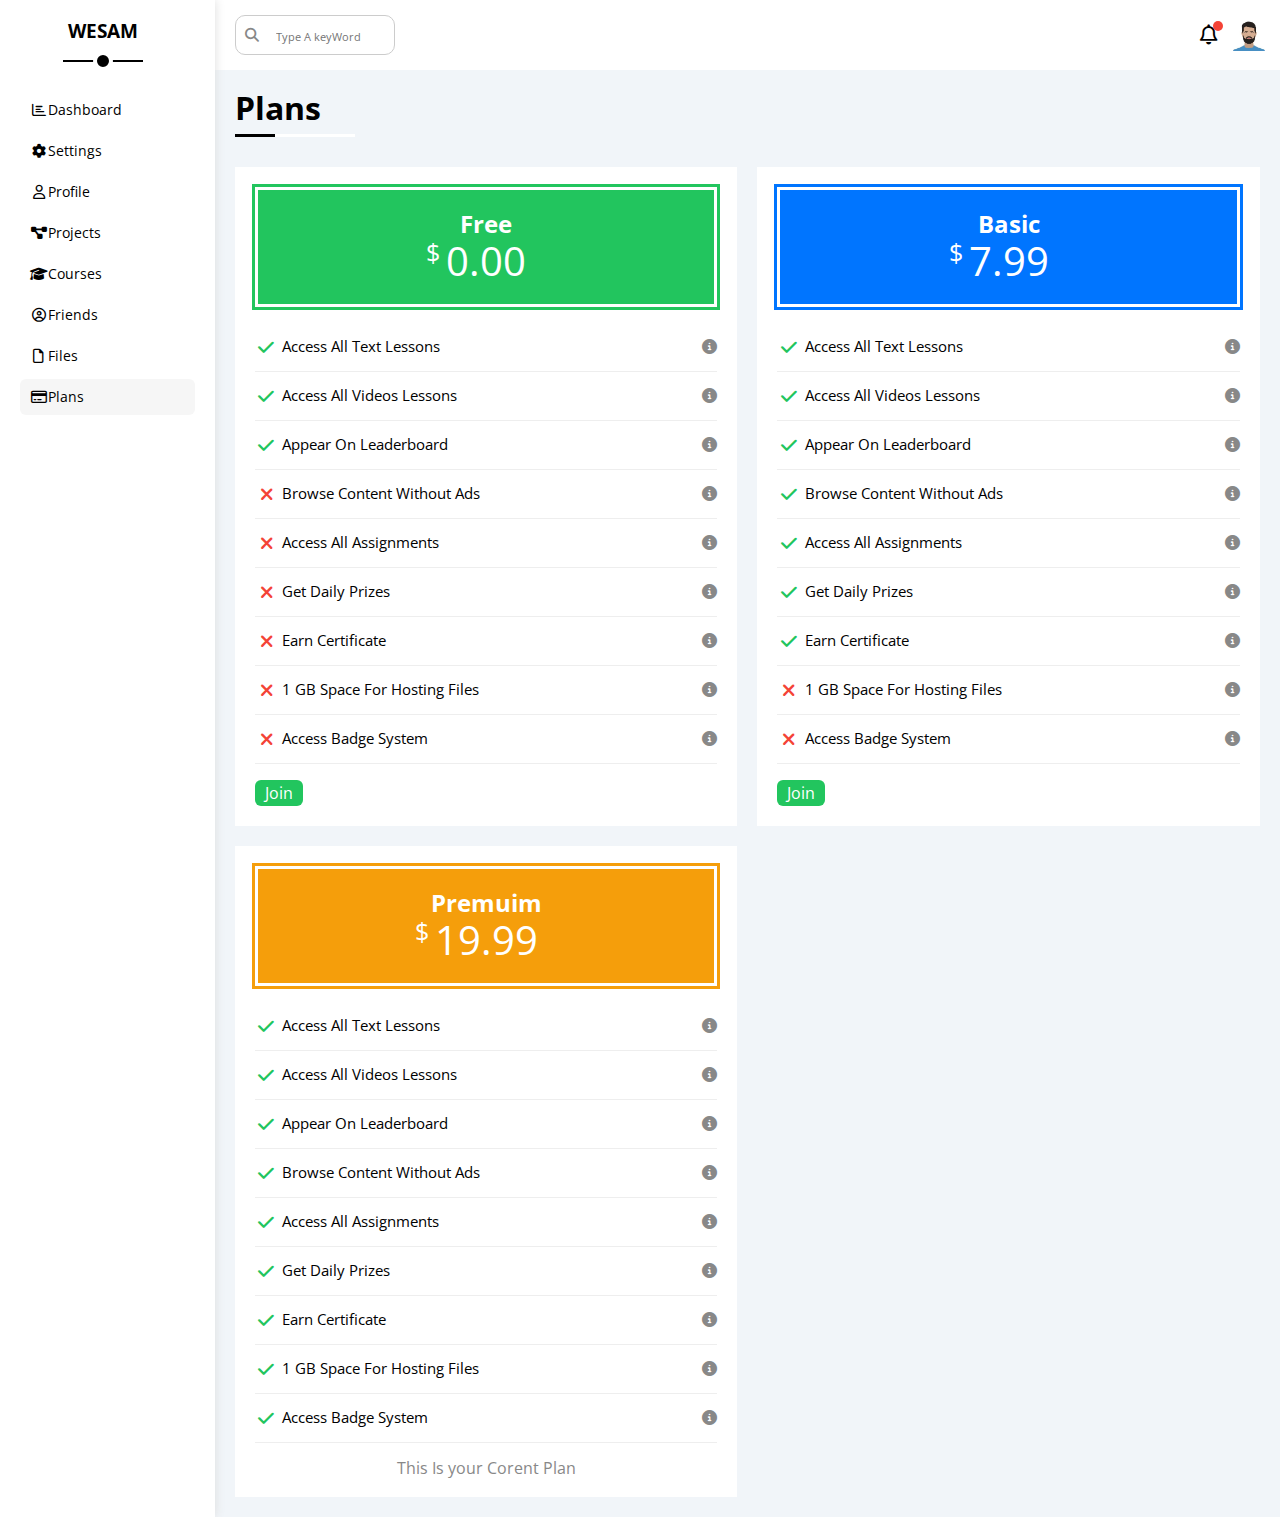
<file: plans.html>
<!DOCTYPE html>
<html lang="en">
<head>
    <meta charset="UTF-8">
    <meta name="viewport" content="width=device-width, initial-scale=1.0">
    <link rel="stylesheet" href="css/all.min.css">
    <link rel="stylesheet" href="css/master.css">
    <link rel="stylesheet" href="css/framworks.css">
    <link rel="stylesheet" href="css/normalize.css">
    <!-- google font -->
    <link rel="preconnect" href="https://fonts.googleapis.com">
<link rel="preconnect" href="https://fonts.gstatic.com" crossorigin>
<link href="https://fonts.googleapis.com/css2?family=Cairo:wght@200;400;500;600;700;900&family=Open+Sans:wght@300;400;500;600;700;800&display=swap" rel="stylesheet">
    <title>Plans</title>
</head>
<body>
    <div class="page d-flex ">
        <div class="sidbar bg-white p-relative">
            <h3 class="p-relative m-0 txt-c">WESAM</h3>
            <ul>
                <li>
                    <a class=" d-flex align-center fs-14 c-black rad-6 p-10" href="index.html">
                        <i class="fa-regular fa-chart-bar fa-fw"></i>
                        <span>Dashboard</span>
                    </a>
                </li>
                <li>
                    <a class=" d-flex align-center fs-14 c-black rad-6 p-10" href="settings.html">
                        <i class="fa-solid fa-gear fa-fw"></i>
                        <span>Settings</span>
                    </a>
                </li>
                <li>
                    <a class="d-flex align-center fs-14 c-black rad-6 p-10" href="profile.html">
                        <i class="fa-regular fa-user fa-fw"></i>
                        <span>Profile</span>
                    </a>
                </li>
                <li>
                    <a class="d-flex align-center fs-14 c-black rad-6 p-10" href="projects.html">
                        <i class="fa-solid fa-diagram-project fa-fw"></i>
                        <span>Projects</span>
                    </a>
                </li>
                <li>
                    <a class="d-flex align-center fs-14 c-black rad-6 p-10" href="courses.html">
                        <i class="fa-solid fa-graduation-cap fa-fw"></i>
                        <span>Courses</span>
                    </a>
                </li>
                <li>
                    <a class="d-flex align-center fs-14 c-black rad-6 p-10" href="friends.html">
                        <i class="fa-regular fa-circle-user fa-fw"></i>
                        <span>Friends</span>
                    </a>
                </li>
                <li>
                    <a class="d-flex align-center fs-14 c-black rad-6 p-10" href="files.html">
                        <i class="fa-regular fa-file fa-fw"></i>
                        <span>Files</span>
                    </a>
                </li>
                <li>
                    <a class="active d-flex align-center fs-14 c-black rad-6 p-10" href="plans.html">
                        <i class="fa-regular fa-credit-card fa-fw"></i>
                        <span>Plans</span>
                    </a>
                </li>
            </ul>
        </div>
        <div class="content w-full">
            <!-- Strat Head -->
            <div class="head p-15 bg-white between-flex">
                <div class="search p-relative">
                    <input class="p-10" type="search" placeholder="Type A keyWord">
                </div>
                <div class="icons d-flex align-center">
                    <span class="notification p-relative">
                        <i class="fa-regular fa-bell fa-lg"></i>
                    </span>
                    <img src="image/avatar-01.jpg" alt="">
                </div>
            </div>
            <!-- End Head -->
            <h1 class="p-relative">Plans</h1>
            <div class="plans-page d-grid m-20 gap-20">
                <div class="plan green bg-white p-20">
                    <div class="top bg-green txt-c p-20">
                        <h2 class="c-white m-0">Free</h2>
                        <div class="price c-white">
                            <span>$</span>0.00
                        </div>
                    </div>
                    <ul>
                        <li>
                            <i class="fa-solid fa-check fa-fw yes"></i>
                            <span>Access All Text Lessons</span>
                            <i class="fa-solid fa-circle-info help"></i>
                        </li>
                        <li>
                            <i class="fa-solid fa-check fa-fw yes"></i>
                            <span>Access All Videos Lessons</span>
                            <i class="fa-solid fa-circle-info help"></i>
                        </li>
                        <li>
                            <i class="fa-solid fa-check fa-fw yes"></i>
                            <span>Appear On Leaderboard</span>
                            <i class="fa-solid fa-circle-info help"></i>
                        </li>
                        <li>
                            <i class="fa-solid fa-xmark fa-fw"></i>
                            <span>Browse Content Without Ads</span>
                            <i class="fa-solid fa-circle-info help"></i>
                        </li>
                        <li>
                            <i class="fa-solid fa-xmark fa-fw"></i>
                            <span>Access All Assignments</span>
                            <i class="fa-solid fa-circle-info help"></i>
                        </li>
                        <li>
                            <i class="fa-solid fa-xmark fa-fw"></i>
                            <span>Get Daily Prizes</span>
                            <i class="fa-solid fa-circle-info help"></i>
                        </li>
                        <li>
                            <i class="fa-solid fa-xmark fa-fw"></i>
                            <span>Earn Certificate</span>
                            <i class="fa-solid fa-circle-info help"></i>
                        </li>
                        <li>
                            <i class="fa-solid fa-xmark fa-fw"></i>
                            <span>1 GB Space For Hosting Files</span>
                            <i class="fa-solid fa-circle-info help"></i>
                        </li>
                        <li>
                            <i class="fa-solid fa-xmark fa-fw"></i>
                            <span>Access Badge System</span>
                            <i class="fa-solid fa-circle-info help"></i>
                        </li>
                    </ul>
                    <a class="btn-shape bg-green c-white d-block w-fit" href="#">Join</a>
                </div>
                <div class="plan blue bg-white p-20">
                    <div class="top bg-blue txt-c p-20">
                        <h2 class="c-white m-0">Basic</h2>
                        <div class="price c-white">
                            <span>$</span>7.99
                        </div>
                    </div>
                    <ul>
                        <li>
                            <i class="fa-solid fa-check fa-fw yes"></i>
                            <span>Access All Text Lessons</span>
                            <i class="fa-solid fa-circle-info help"></i>
                        </li>
                        <li>
                            <i class="fa-solid fa-check fa-fw yes"></i>
                            <span>Access All Videos Lessons</span>
                            <i class="fa-solid fa-circle-info help"></i>
                        </li>
                        <li>
                            <i class="fa-solid fa-check fa-fw yes"></i>
                            <span>Appear On Leaderboard</span>
                            <i class="fa-solid fa-circle-info help"></i>
                        </li>
                        <li>
                            <i class="fa-solid fa-check fa-fw yes"></i>
                            <span>Browse Content Without Ads</span>
                            <i class="fa-solid fa-circle-info help"></i>
                        </li>
                        <li>
                            <i class="fa-solid fa-check fa-fw yes"></i>
                            <span>Access All Assignments</span>
                            <i class="fa-solid fa-circle-info help"></i>
                        </li>
                        <li>
                            <i class="fa-solid fa-check fa-fw yes"></i>
                            <span>Get Daily Prizes</span>
                            <i class="fa-solid fa-circle-info help"></i>
                        </li>
                        <li>
                            <i class="fa-solid fa-check fa-fw yes"></i>
                            <span>Earn Certificate</span>
                            <i class="fa-solid fa-circle-info help"></i>
                        </li>
                        <li>
                            <i class="fa-solid fa-xmark fa-fw"></i>
                            <span>1 GB Space For Hosting Files</span>
                            <i class="fa-solid fa-circle-info help"></i>
                        </li>
                        <li>
                            <i class="fa-solid fa-xmark fa-fw"></i>
                            <span>Access Badge System</span>
                            <i class="fa-solid fa-circle-info help"></i>
                        </li>
                    </ul>
                    <a class="btn-shape bg-green c-white d-block w-fit" href="#">Join</a>
                </div>
                <div class="plan orange bg-white p-20">
                    <div class="top bg-orange txt-c p-20">
                        <h2 class="c-white m-0">Premuim</h2>
                        <div class="price c-white">
                            <span>$</span>19.99
                        </div>
                    </div>
                    <ul>
                        <li>
                            <i class="fa-solid fa-check fa-fw yes"></i>
                            <span>Access All Text Lessons</span>
                            <i class="fa-solid fa-circle-info help"></i>
                        </li>
                        <li>
                            <i class="fa-solid fa-check fa-fw yes"></i>
                            <span>Access All Videos Lessons</span>
                            <i class="fa-solid fa-circle-info help"></i>
                        </li>
                        <li>
                            <i class="fa-solid fa-check fa-fw yes"></i>
                            <span>Appear On Leaderboard</span>
                            <i class="fa-solid fa-circle-info help"></i>
                        </li>
                        <li>
                            <i class="fa-solid fa-check fa-fw yes"></i>
                            <span>Browse Content Without Ads</span>
                            <i class="fa-solid fa-circle-info help"></i>
                        </li>
                        <li>
                            <i class="fa-solid fa-check fa-fw yes"></i>
                            <span>Access All Assignments</span>
                            <i class="fa-solid fa-circle-info help"></i>
                        </li>
                        <li>
                            <i class="fa-solid fa-check fa-fw yes"></i>
                            <span>Get Daily Prizes</span>
                            <i class="fa-solid fa-circle-info help"></i>
                        </li>
                        <li>
                            <i class="fa-solid fa-check fa-fw yes"></i>
                            <span>Earn Certificate</span>
                            <i class="fa-solid fa-circle-info help"></i>
                        </li>
                        <li>
                            <i class="fa-solid fa-check fa-fw yes"></i>
                            <span>1 GB Space For Hosting Files</span>
                            <i class="fa-solid fa-circle-info help"></i>
                        </li>
                        <li>
                            <i class="fa-solid fa-check fa-fw yes"></i>
                            <span>Access Badge System</span>
                            <i class="fa-solid fa-circle-info help"></i>
                        </li>
                    </ul>
                    <p class="c-grey m-0 txt-c">This Is your Corent Plan</p>
                </div>
            </div>
        </div>
    </div>
</body>
</html>
</file>
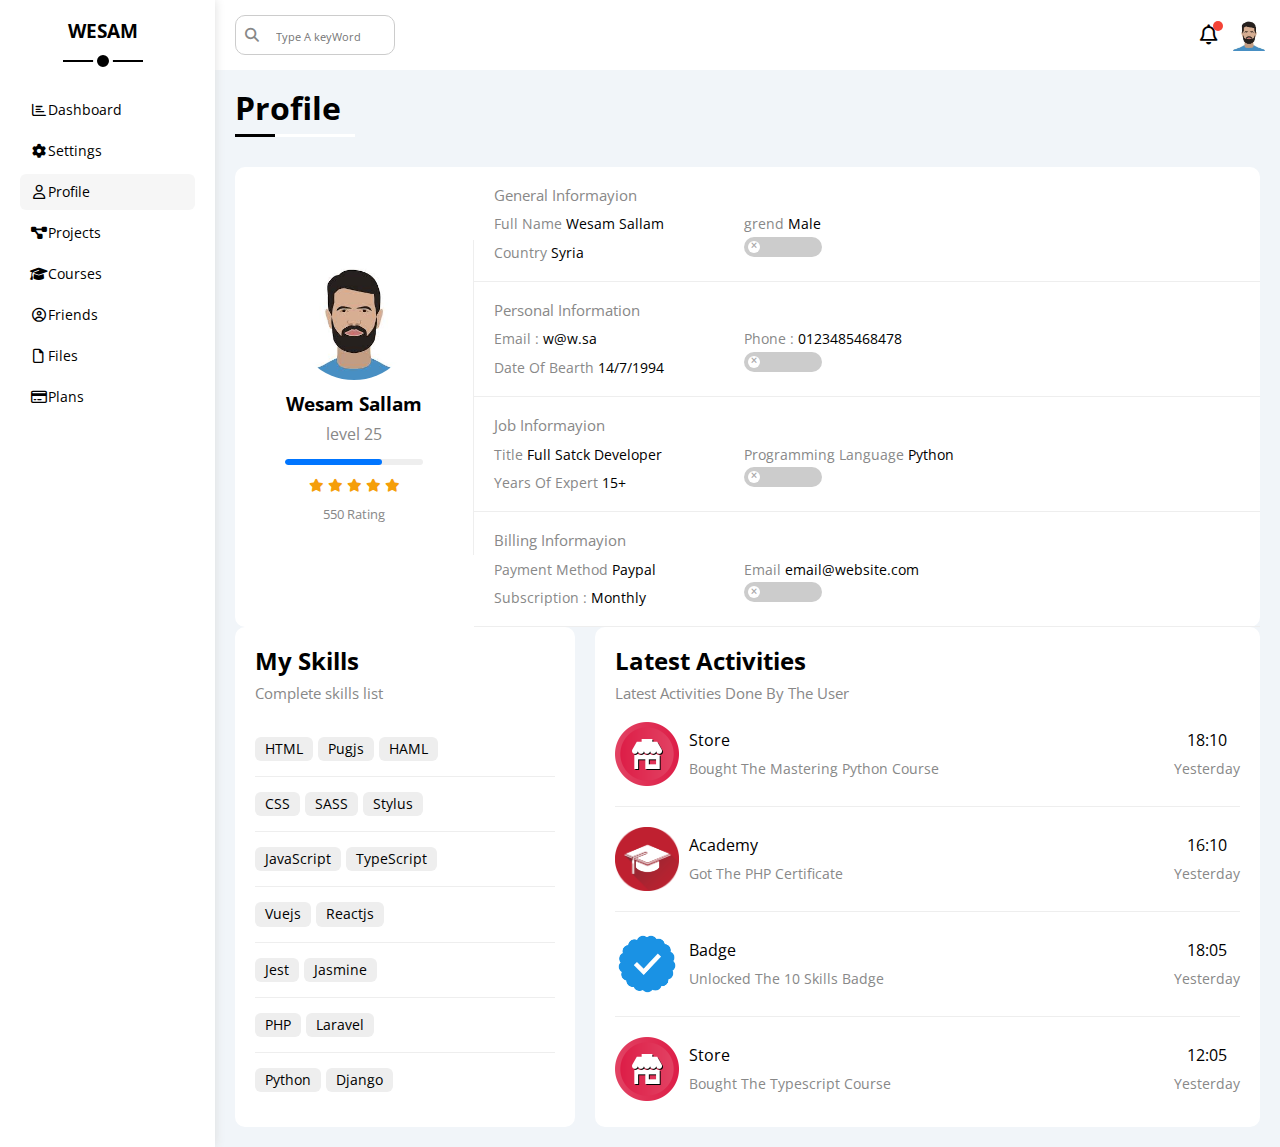
<file: profile.html>
<!DOCTYPE html>
<html lang="en">
<head>
    <meta charset="UTF-8">
    <meta name="viewport" content="width=device-width, initial-scale=1.0">
    <link rel="stylesheet" href="css/all.min.css">
    <link rel="stylesheet" href="css/master.css">
    <link rel="stylesheet" href="css/framworks.css">
    <link rel="stylesheet" href="css/normalize.css">
    <!-- google font -->
    <link rel="preconnect" href="https://fonts.googleapis.com">
<link rel="preconnect" href="https://fonts.gstatic.com" crossorigin>
<link href="https://fonts.googleapis.com/css2?family=Cairo:wght@200;400;500;600;700;900&family=Open+Sans:wght@300;400;500;600;700;800&display=swap" rel="stylesheet">
    <title>Profile</title>
</head>
<body>
    <div class="page d-flex ">
        <div class="sidbar bg-white p-relative">
            <h3 class="p-relative mt-0 txt-c">WESAM</h3>
            <ul>
                <li>
                    <a class=" d-flex align-center fs-14 c-black rad-6 p-10" href="index.html">
                        <i class="fa-regular fa-chart-bar fa-fw"></i>
                        <span>Dashboard</span>
                    </a>
                </li>
                <li>
                    <a class=" d-flex align-center fs-14 c-black rad-6 p-10" href="settings.html">
                        <i class="fa-solid fa-gear fa-fw"></i>
                        <span>Settings</span>
                    </a>
                </li>
                <li>
                    <a class="active d-flex align-center fs-14 c-black rad-6 p-10" href="profile.html">
                        <i class="fa-regular fa-user fa-fw"></i>
                        <span>Profile</span>
                    </a>
                </li>
                <li>
                    <a class="d-flex align-center fs-14 c-black rad-6 p-10" href="projects.html">
                        <i class="fa-solid fa-diagram-project fa-fw"></i>
                        <span>Projects</span>
                    </a>
                </li>
                <li>
                    <a class="d-flex align-center fs-14 c-black rad-6 p-10" href="courses.html">
                        <i class="fa-solid fa-graduation-cap fa-fw"></i>
                        <span>Courses</span>
                    </a>
                </li>
                <li>
                    <a class="d-flex align-center fs-14 c-black rad-6 p-10" href="friends.html">
                        <i class="fa-regular fa-circle-user fa-fw"></i>
                        <span>Friends</span>
                    </a>
                </li>
                <li>
                    <a class="d-flex align-center fs-14 c-black rad-6 p-10" href="files.html">
                        <i class="fa-regular fa-file fa-fw"></i>
                        <span>Files</span>
                    </a>
                </li>
                <li>
                    <a class="d-flex align-center fs-14 c-black rad-6 p-10" href="plans.html">
                        <i class="fa-regular fa-credit-card fa-fw"></i>
                        <span>Plans</span>
                    </a>
                </li>
            </ul>
        </div>
        <div class="content w-full">
            <!-- Strat Head -->
            <div class="head p-15 bg-white between-flex">
                <div class="search p-relative">
                    <input class="p-10" type="search" placeholder="Type A keyWord">
                </div>
                <div class="icons d-flex align-center">
                    <span class="notification p-relative">
                        <i class="fa-regular fa-bell fa-lg"></i>
                    </span>
                    <img src="image/avatar-01.jpg" alt="">
                </div>
            </div>
            <!-- End Head -->
            <h1 class="p-relative">Profile</h1>
            <div class="profile-page m-20 ">
                <div class="overview bg-white rad-10 d-flex align-center">
                    <div class="avatar-box p-20 txt-c">
                        <img class="mb-10" src="image/avatar-01.jpg" alt="">
                        <h3 class="m-0">Wesam Sallam</h3>
                        <p class="mt-10 c-gray">level 25</p>
                        <div class="level rad-6 bg-eee p-relative">
                            <span style="width: 70%;"></span>
                        </div>
                        <div class="rating mt-10 mb-10">
                            <i class="fa-solid fa-star c-orange fs-13"></i>
                            <i class="fa-solid fa-star c-orange fs-13"></i>
                            <i class="fa-solid fa-star c-orange fs-13"></i>
                            <i class="fa-solid fa-star c-orange fs-13"></i>
                            <i class="fa-solid fa-star c-orange fs-13"></i>
                        </div>
                        <p class="c-gray fs-13">550 Rating</p>
                    </div>
                    <div class="info-box w-full txt-c-mobile">
                        <div class="box txt-c-mobile d-flex align-center p-20">
                            <h4 class="w-full m-0 fs-15 c-gray">General Informayion</h4>
                            <div>
                                <span class="fs-14 c-gray">Full Name</span>
                                <span class="fs-14">Wesam Sallam</span>
                            </div>
                            <div>
                                <span class="fs-14 c-gray">grend</span>
                                <span class="fs-14">Male</span>
                            </div>
                            <div>
                                <span class="fs-14 c-gray">Country</span>
                                <span class="fs-14">Syria</span>
                            </div>
                            <label>
                                <input class="toggle-checkbox" type="checkbox">
                                <div class="toggle-switch"></div>
                            </label>
                        </div>
                        <div class="box d-flex align-center p-20">
                            <h4 class="w-full m-0 fs-15 c-gray">Personal Information</h4>
                            <div>
                                <span class="fs-14 c-gray">Email : </span>
                                <span class="fs-14">w@w.sa</span>
                            </div>
                            <div>
                                <span class="fs-14 c-gray">Phone : </span>
                                <span class="fs-14">0123485468478</span>
                            </div>
                            <div>
                                <span class="fs-14 c-gray">Date Of Bearth</span>
                                <span class="fs-14">14/7/1994</span>
                            </div>
                            <label>
                                <input class="toggle-checkbox" type="checkbox">
                                <div class="toggle-switch"></div>
                            </label>
                        </div>
                        <div class="box d-flex align-center p-20">
                            <h4 class="w-full m-0 fs-15 c-gray">Job Informayion</h4>
                            <div>
                                <span class="fs-14 c-gray">Title</span>
                                <span class="fs-14">Full Satck Developer</span>
                            </div>
                            <div>
                                <span class="fs-14 c-gray">Programming Language</span>
                                <span class="fs-14">Python</span>
                            </div>
                            <div>
                                <span class="fs-14 c-gray">Years Of Expert</span>
                                <span class="fs-14">15+</span>
                            </div>
                            <label>
                                <input class="toggle-checkbox" type="checkbox">
                                <div class="toggle-switch"></div>
                            </label>
                        </div>
                        <div class="box d-flex align-center p-20">
                            <h4 class="w-full m-0 fs-15 c-gray">Billing Informayion</h4>
                            <div>
                                <span class="fs-14 c-gray">Payment Method</span>
                                <span class="fs-14">Paypal</span>
                            </div>
                            <div>
                                <span class="fs-14 c-gray">Email</span>
                                <span class="fs-14">email@website.com</span>
                            </div>
                            <div>
                                <span class="fs-14 c-gray">Subscription : </span>
                                <span class="fs-14">Monthly</span>
                            </div>
                            <label>
                                <input class="toggle-checkbox" type="checkbox">
                                <div class="toggle-switch"></div>
                            </label>
                        </div>
                    </div>
                </div>
                <div class="other-data d-flex gap-20">
                    <div class="skills-card bg-white p-20 rad-10">
                        <h2 class="mt-0 mb-10">My Skills</h2>
                        <p class="mt-0 c-gray fs-15 mb-20">Complete skills list</p>
                        <ul class="m-0 txt-c-mobile">
                            <li><span>HTML</span><span>Pugjs</span><span>HAML</span></li>
                            <li><span>CSS</span><span>SASS</span><span>Stylus</span></li>
                            <li><span>JavaScript</span><span>TypeScript</span></li>
                            <li><span>Vuejs</span><span>Reactjs</span></li>
                            <li><span>Jest</span><span>Jasmine</span></li>
                            <li><span>PHP</span><span>Laravel</span></li>
                            <li><span>Python</span><span>Django</span></li>
                        </ul>
                    </div>
                    <div class="activities bg-white p-20 rad-10">
                        <h2 class="mt-0 mb-10">Latest Activities</h2>
                        <p class="mt-0 c-gray fs-15 mb-20">Latest Activities Done By The User</p>
                        <div class="activity d-flex align-center txt-c-mobile">
                            <img src="image/activity-01.png" alt="">
                            <div class="info">
                                <span class="d-block mb-10">Store</span>
                                <span class="c-gray fs-14">Bought The Mastering Python Course</span>
                            </div>
                            <div class="date">
                                <span class="d-block mb-10">18:10</span>
                                <span class="c-gray fs-14">Yesterday</span>
                            </div>
                        </div>
                        <div class="activity d-flex align-center txt-c-mobile">
                            <img src="image/activity-02.png" alt="">
                            <div class="info">
                                <span class="d-block mb-10">Academy</span>
                                <span class="c-gray fs-14">Got The PHP Certificate</span>
                            </div>
                            <div class="date">
                                <span class="d-block mb-10">16:10</span>
                                <span class="c-gray fs-14">Yesterday</span>
                            </div> 
                        </div>
                        <div class="activity d-flex align-center txt-c-mobile">
                            <img src="image/activity-03.png" alt="">
                            <div class="info">
                                <span class="d-block mb-10">Badge</span>
                                <span class="c-gray fs-14">Unlocked The 10 Skills Badge</span>
                            </div>
                            <div class="date">
                                <span class="d-block mb-10">18:05</span>
                                <span class="c-gray fs-14">Yesterday</span>
                            </div>
                        </div>
                        <div class="activity d-flex align-center txt-c-mobile">
                            <img src="image/activity-01.png" alt="">
                            <div class="info">
                                <span class="d-block mb-10">Store</span>
                                <span class="c-gray fs-14">Bought The Typescript Course</span>
                            </div>
                            <div class="date">
                                <span class="d-block mb-10">12:05</span>
                                <span class="c-gray fs-14">Yesterday</span>
                            </div>
                        </div>
                    </div>
                </div>
            </div>
        </div>
    </div>
</body>
</html>
</file>
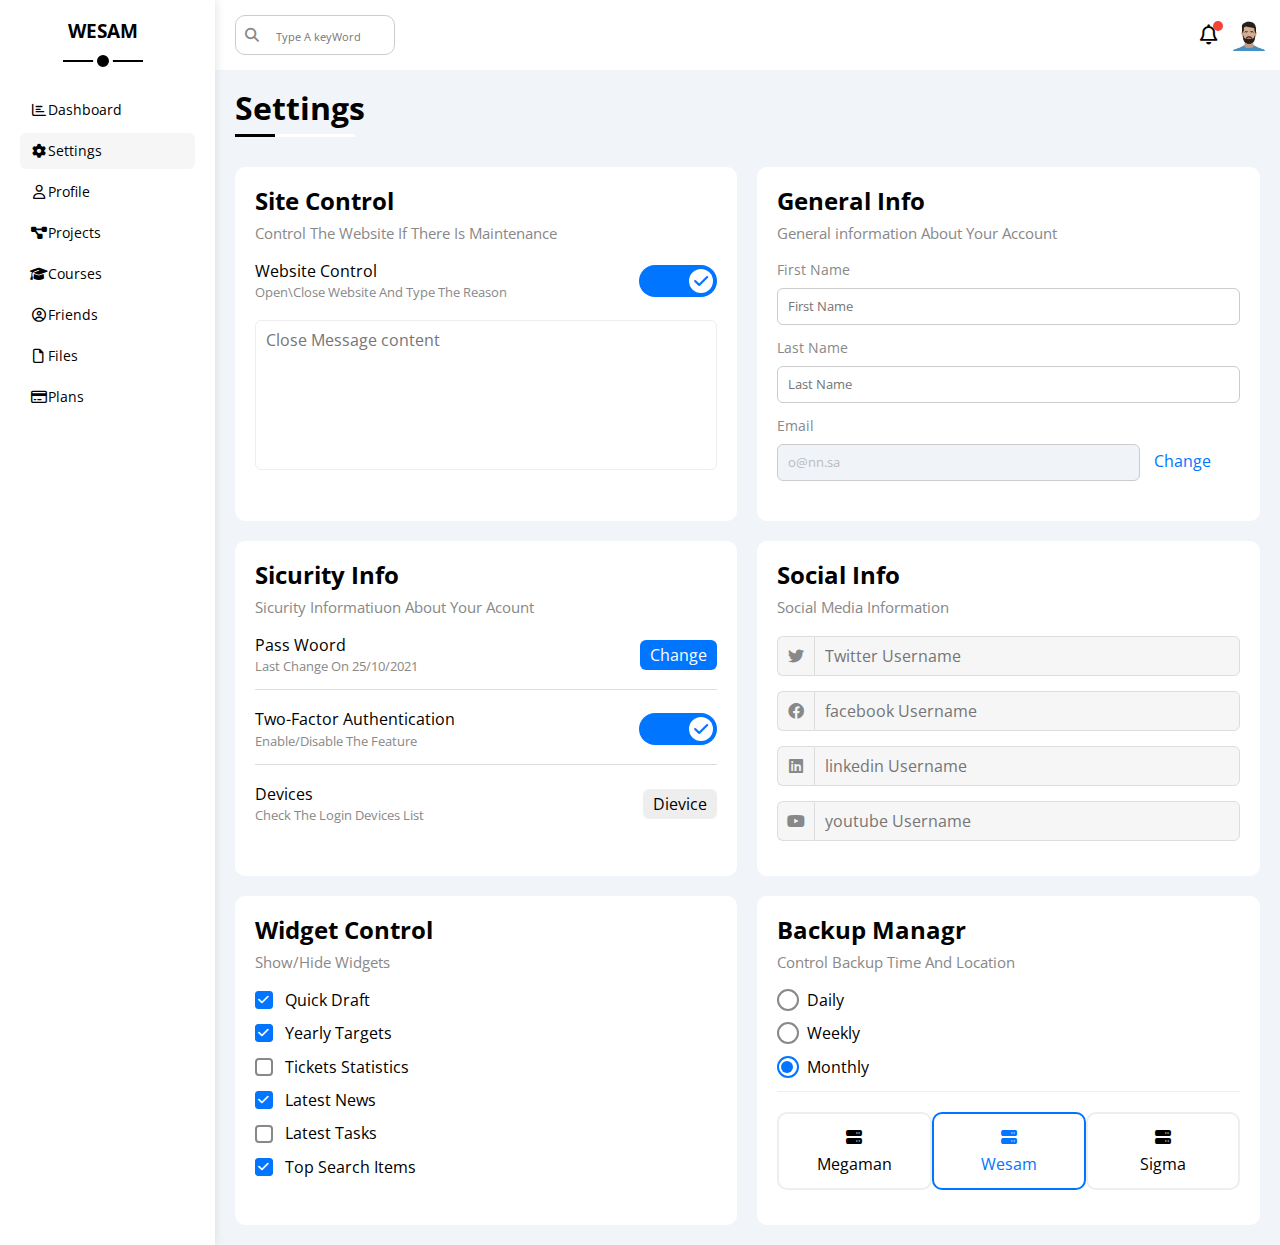
<file: settings.html>
<!DOCTYPE html>
<html lang="en">
<head>
    <meta charset="UTF-8">
    <meta name="viewport" content="width=device-width, initial-scale=1.0">
    <link rel="stylesheet" href="css/all.min.css">
    <link rel="stylesheet" href="css/master.css">
    <link rel="stylesheet" href="css/framworks.css">
    <link rel="stylesheet" href="css/normalize.css">
    <!-- google font -->
    <link rel="preconnect" href="https://fonts.googleapis.com">
<link rel="preconnect" href="https://fonts.gstatic.com" crossorigin>
<link href="https://fonts.googleapis.com/css2?family=Cairo:wght@200;400;500;600;700;900&family=Open+Sans:wght@300;400;500;600;700;800&display=swap" rel="stylesheet">
    <title>Settings</title>
</head>
<body>
    <div class="page d-flex ">
        <div class="sidbar bg-white p-relative">
            <h3 class="p-relative mt-0 txt-c">WESAM</h3>
            <ul>
                <li>
                    <a class=" d-flex align-center fs-14 c-black rad-6 p-10" href="index.html">
                        <i class="fa-regular fa-chart-bar fa-fw"></i>
                        <span>Dashboard</span>
                    </a>
                </li>
                <li>
                    <a class="active d-flex align-center fs-14 c-black rad-6 p-10" href="settings.html">
                        <i class="fa-solid fa-gear fa-fw"></i>
                        <span>Settings</span>
                    </a>
                </li>
                <li>
                    <a class="d-flex align-center fs-14 c-black rad-6 p-10" href="profile.html">
                        <i class="fa-regular fa-user fa-fw"></i>
                        <span>Profile</span>
                    </a>
                </li>
                <li>
                    <a class="d-flex align-center fs-14 c-black rad-6 p-10" href="projects.html">
                        <i class="fa-solid fa-diagram-project fa-fw"></i>
                        <span>Projects</span>
                    </a>
                </li>
                <li>
                    <a class="d-flex align-center fs-14 c-black rad-6 p-10" href="courses.html">
                        <i class="fa-solid fa-graduation-cap fa-fw"></i>
                        <span>Courses</span>
                    </a>
                </li>
                <li>
                    <a class="d-flex align-center fs-14 c-black rad-6 p-10" href="friends.html">
                        <i class="fa-regular fa-circle-user fa-fw"></i>
                        <span>Friends</span>
                    </a>
                </li>
                <li>
                    <a class="d-flex align-center fs-14 c-black rad-6 p-10" href="files.html">
                        <i class="fa-regular fa-file fa-fw"></i>
                        <span>Files</span>
                    </a>
                </li>
                <li>
                    <a class="d-flex align-center fs-14 c-black rad-6 p-10" href="plans.html">
                        <i class="fa-regular fa-credit-card fa-fw"></i>
                        <span>Plans</span>
                    </a>
                </li>
            </ul>
        </div>
        <div class="content w-full">
            <!-- Strat Head -->
            <div class="head p-15 bg-white between-flex">
                <div class="search p-relative">
                    <input class="p-10" type="search" placeholder="Type A keyWord">
                </div>
                <div class="icons d-flex align-center">
                    <span class="notification p-relative">
                        <i class="fa-regular fa-bell fa-lg"></i>
                    </span>
                    <img src="image/avatar-01.jpg" alt="">
                </div>
            </div>
            <!-- End Head -->
            <h1 class="p-relative">Settings</h1>
            <div class="settings-page m-20 d-grid gap-20">
                
                    <!-- Start Setting Page -->
                    <!-- Start Setting Box -->
                <div class="p-20 bg-white rad-10">
                    <div>
                        <h2 class="mt-0 mb-10">Site Control</h2>
                        <p class="mt-0 mb-20 c-gray fs-15">Control The Website If There Is Maintenance</p>
                        <div class="mb-20 between-flex">
                            <div>
                                <span>Website Control</span>
                                <p class="c-gray fs-13 mt-5 mb-0">Open\Close Website And Type The Reason</p>
                            </div>
                            <div>
                                <label>
                                    <input class="toggle-checkbox" type="checkbox" checked>
                                    <div class="toggle-switch"></div>
                                </label>
                            </div>
                        </div>
                        <textarea class="close-message w-full p-10 rad-6 d-block" placeholder="Close Message content"></textarea>
                    </div>
                </div>
                    <!-- End Setting Box -->
                    <!-- Start Setting Box -->
                <div class="p-20 bg-white rad-10">
                    <div>
                        <h2 class="mt-0 mb-10">General Info</h2>
                        <p class="mt-0 mb-20 c-gray fs-15">General information About Your Account</p>
                        <div class="mb-20">
                            <div class="mb-15">
                                <label class="c-gray d-block mb-10 fs-14" for="name">First Name</label>
                                <input class="d-block fs-13 b-none b-ccc p-10 rad-6 w-full" type="text" placeholder="First Name" id="name" >
                            </div>
                            <div class="mb-15">
                                <label class="c-gray d-block mb-10 fs-14" for="last name">Last Name</label>
                                <input class="d-block fs-13 b-none b-ccc p-10 rad-6 w-full" type="text" placeholder="Last Name" id="last name" >
                            </div>
                            <div>
                                <label class="c-gray d-block mb-10 fs-14" for="name">Email</label>
                                <input class="email d-block fs-13 b-none b-ccc p-10 rad-6 w-full" value="o@nn.sa" type="email" placeholder="mail" id="email" disabled >
                                <a class="ml-10 c-blue" href="#">Change</a>
                            </div>
                        </div>
                    </div>
                </div>
                <!-- End Setting Box -->
                <!-- Start Setting Box -->
                <div class="p-20 bg-white rad-10">
                    <div>
                        <h2 class="mt-0 mb-10">Sicurity Info</h2>
                        <p class="mt-0 mb-20 c-gray fs-15">Sicurity Informatiuon About Your Acount</p>
                        <div class="sec-box mb-20 between-flex">
                            <div>
                                <span>Pass Woord</span>
                                <p class="c-gray fs-13 mt-5 mb-0">Last Change On 25/10/2021</p>
                            </div>
                            <div>
                                <a class="buttn btn-shape bg-blue c-white " href="#">Change</a>
                            </div>
                        </div>
                        <div class="sec-box mb-20 between-flex">
                            <div>
                                <span>Two-Factor Authentication</span>
                                <p class="c-gray fs-13 mt-5 mb-0">Enable/Disable The Feature</p>
                            </div>
                            <div>
                                <input class="toggle-checkbox" type="checkbox" checked>
                                <div class="toggle-switch"></div>
                            </div>
                        </div>
                        <div class="sec-box between-flex">
                            <div>
                                <span>Devices</span>
                                <p class="c-gray fs-13 mt-5 mb-0">Check The Login Devices List</p>
                            </div>
                            <div>
                                <a class="btn-shape bg-eee c-black " href="#">Dievice</a>
                            </div>
                        </div>
                    </div>
                </div>
                <!-- End Setting Box -->
                <!-- Start Setting Box -->
                <div class="social-boxes p-20 bg-white rad-10">
                        <h2 class="mt-0 mb-10">Social Info</h2>
                        <p class="mt-0 mb-20 c-gray fs-15">Social Media Information</p>
                        <div class="d-flex align-center mb-15" >
                            <i class="fa-brands fa-twitter center-flex c-gray"></i>
                            <input class="w-full" type="text" placeholder="Twitter Username" />
                        </div>
                        <div class="d-flex align-center mb-15" >
                            <i class="fa-brands fa-facebook center-flex c-gray"></i>
                            <input class="w-full" type="text" placeholder="facebook Username" />
                        </div>
                        <div class="d-flex align-center mb-15" >
                            <i class="fa-brands fa-linkedin center-flex c-gray"></i>
                            <input class="w-full" type="text" placeholder="linkedin Username" />
                        </div>
                        <div class="d-flex align-center mb-15" >
                            <i class="fa-brands fa-youtube center-flex c-gray"></i>
                            <input class="w-full" type="text" placeholder="youtube Username" />
                        </div>
                </div>
                <!-- End Setting Box -->
                <!-- Start Setting Box -->
                <div class="widgets-control p-20 bg-white rad-10">
                    <h2 class="mt-0 mb-10">Widget Control</h2>
                    <p class="mt-0 mb-20 c-gray fs-15">Show/Hide Widgets</p>
                    <div class="control d-flex align-center mb-15">
                        <input type="checkbox" id="one" checked>
                        <label for="one">Quick Draft</label>
                    </div>
                    <div class="control d-flex align-center mb-15">
                        <input type="checkbox" id="two" checked>
                        <label for="two">Yearly Targets</label>
                    </div>
                    <div class="control d-flex align-center mb-15">
                        <input type="checkbox" id="three">
                        <label for="three">Tickets Statistics</label>
                    </div>
                    <div class="control d-flex align-center mb-15">
                        <input type="checkbox" id="four" checked>
                        <label for="four">Latest News</label>
                    </div>
                    <div class="control d-flex align-center mb-15">
                        <input type="checkbox" id="five">
                        <label for="five">Latest Tasks</label>
                    </div>
                    <div class="control d-flex align-center mb-15">
                        <input type="checkbox" id="six" checked>
                        <label for="six">Top Search Items</label>
                    </div>
                </div>
                <!-- End Setting Box -->
                <!-- Start Setting Box -->
                <div class="backup-control p-20 bg-white rad-10">
                    <h2 class="mt-0 mb-10">Backup Managr</h2>
                    <p class="mt-0 mb-20 c-gray fs-15">Control Backup Time And Location</p>
                    <div class="date d-flex align-center mb-15">
                        <input type="radio" name="time" id="daily" checked>
                        <label for="daily">Daily</label>
                    </div>
                    <div class="date d-flex align-center mb-15">
                        <input type="radio" name="time" id="weekly" checked>
                        <label for="weekly">Weekly</label>
                    </div>
                    <div class="date d-flex align-center mb-15">
                        <input type="radio" name="time" id="monthly" checked>
                        <label for="monthly">Monthly</label>
                    </div>
                    <div class="servers d-flex align-center txt-c">
                        <input type="radio" name="servers" id="server-one">
                        <div class="server mb-15 rad-10 w-full">
                            <label class="d-block m-15" for="server-one">
                                <i class="fa-solid fa-server d-block mb-10"></i>
                                Megaman
                            </label>
                        </div>
                        <input type="radio" name="servers" id="server-two" checked>
                        <div class="server mb-15 rad-10 w-full">
                            <label class="d-block m-15" for="server-two">
                                <i class="fa-solid fa-server d-block mb-10"></i>
                                Wesam
                            </label>
                        </div>
                        <input type="radio" name="servers" id="server-three">
                        <div class="server mb-15 rad-10 w-full">
                            <label class="d-block m-15" for="server-three">
                                <i class="fa-solid fa-server d-block mb-10"></i>
                                Sigma
                            </label>
                        </div>
                    </div>
                </div>
                <!-- End Setting Box -->
                <!-- End Setting Page -->
            </div>
        </div>
    </div>
</body>
</html>
</file>
<file: css/master.css>
:root {
    --blue-color: #0075ff;
    --blue-alt-color: #0d69d5;
    --orange-color: #f59e0b;
    --green-color: #22c55e;
    --red-color: #f44336;
    --grey-color: #888;
}
* {
    box-sizing: border-box;
}
body {
    font-family: 'Cairo', sans-serif;
    font-family: 'Open Sans', sans-serif;
    margin: 0;
}
*:focus {
    outline: none;
}
a {
    text-decoration: none;
}
ul {
    list-style: none;
    padding: 0;
}
::-webkit-scrollbar {
    width: 15px;
}
::-webkit-scrollbar-track {
    background-color: white;
}
::-webkit-scrollbar-thumb {
    background-color: var(--blue-color);
}
::-webkit-scrollbar-thumb:hover {
    background-color: var(--blue-alt-color);
}
.page {
    background-color: #f1f5f9;
    min-height: 100vh;
}
/* Start Sidbar */
.sidbar {
    width: 250px;
    box-shadow: 0 0 10px #ddd;
    padding: 20px;
}
.sidbar > h3 {
    margin-bottom: 50px;
    left: -4px;
}
.sidbar > h3::before,
.sidbar > h3::after {
    content: "";
    position: absolute;
    left: 50%;
    transform: translateX(-50%);
    background-color: black;
}
.sidbar > h3::before {
    width: 80px;
    height: 2px;
    bottom: -20px;
}
.sidbar > h3::after {
    width: 12px;
    height: 12px;
    border-radius: 50%;
    border: 4px solid white;
    bottom: -29px;
}
.sidbar ul li a {
    transition: 0.3s;
    margin-bottom: 5px;
}
.sidbar ul li a:hover,
.sidbar ul li a.active {
    background-color: #f6f6f6;
}
/* .sidbar ul li a i {
    margin-right: 10px;
} */
@media (max-width: 767px) {
    .sidbar {
        width: 58px;
        padding: 10px;
    }
    .sidbar > h3 {
        font-size: 13px;
        margin-bottom: 15px;
    }
    .sidbar > h3::before,
    .sidbar > h3::after {
        display: none;
    }
    .sidbar ul li a span {
        display: none;
    }
}
/* End Sidbar */
/* Start Content */
.content {
    overflow: hidden;
}
.content .head .search::before {
    font-family: "Font Awesome 6 Free";
    content: "\f002";
    font-weight: 900;
    position: absolute;
    left: 15px;
    top: 50%;
    font-size: 14px;
    transform: translateY(-50%);
    color: var(--grey-color);
}
.content .head .search input {
    padding-left: 40px;
    border-radius: 10px;
    border: 1px solid #ccc;
    margin-left: 5px ;
    width: 160px;
    transition: width 0.3s;
}
.content .head .search input:focus {
    width: 200px;
}
.content .head .search input::placeholder {
    font-size: 11px;
}
.content .head .search input:focus::placeholder {
    opacity: 0;
}
.content .head .icons .notification::before{
    content: "";
    position: absolute;
    width: 10px;
    height: 10px;
    top: -5px;
    right: -5px;
    border-radius: 50%;
    background-color: var(--red-color);
}
.content .head .icons img {
    width: 32px;
    height: 32px;
    margin-left: 15px;
}
.page h1 {
    margin: 20px 20px 40px;
}
.page h1::before,
.page h1::after {
    content: "";
    position: absolute;
    height: 3px;
    left: 0;
    bottom: -10px;
}
.page h1::before {
    width: 120px;
    background-color: white;
}
.page h1::after {
    width: 40px;
    background-color: black;
}
.wrapper {
    grid-template-columns: repeat(auto-fill, minmax(450px, 1fr));
    margin-left: 20px;
    margin-right: 20px;
    margin-bottom: 20px;
}
@media (max-width: 767px) {
    .wrapper {
        grid-template-columns: minmax(200px, 1fr);
        margin-left: 10px;
        margin-right: 10px;
        gap: 10px;
    }
}
/* End Content */
/* Satrt Wellcome */
.wellcome {
    overflow: hidden;
}
.wellcome .intro img {
    width: 200px;
    margin-bottom: -10px;
}
.wellcome .avatar {
    width: 68px;
    height: 68px;
    border-radius: 50%;
    border: 2px solid white;
    margin-left: 20px;
    margin-top: -34px;
    padding: 2px;
    box-shadow: 0 0 5px #ddd;
}
.wellcome .body {
    border-top: 1px solid #eee;
    border-bottom: 1px solid #eee;
}
.wellcome .body > div {
    flex: 1;
}
.wellcome .visit {
    margin: 0 15px 15px auto;
    transition: 0.3s;
}
.wellcome .visit:hover {
    background-color: var(--blue-alt-color);
}
@media (max-width: 767px) {
    .wellcome .intro {
        padding-bottom: 30px;
    }
    .wellcome .intro > div {
        margin: auto;
    }
    .wellcome .avatar {
        margin-left: 0;
    }
    .wellcome .body > div:not(:last-child) {
        margin-bottom: 20px;
    }
}
/* End Wellcome */
/* Start Quick Draft Widget */
.quick-draft textarea {
    resize: none;
    height: 180px;
}
.quick-draft .save {
    margin-left: auto;
    cursor: pointer;
    transition: 0.3s;
}
.quick-draft .save:hover {
    background-color: var(--blue-alt-color);
}
/* End Quick Draft Widget */
/* Start Targets */
.targets .target-row .icon {
    width: 80px;
    height: 80px;
    margin-right: 15px;
}
.targets .details {
    flex: 1;
}
.targets .details .progress {
    height: 4px;
}
.targets .details .progress > span {
    position: absolute;
    top: 0;
    left: 0;
    height: 100%;
}
.targets .details .progress > span span {
    color: white;
    position: absolute;
    bottom: 16px;
    right: -16px;
    padding: 2px 5px;
    font-size: 13px;
    border-radius: 6px;
}
.targets .details .progress > span span::after {
    content: "";
    position: absolute;
    border-color: transparent;
    border-width: 5px;
    border-style: solid;
    bottom: -10px;
    left: 50%;
    transform: translateX(-50%);
}
.targets .details .progress > .blue span::after {
    border-top-color: var(--blue-color);
}
.blue .icon,
.blue .progress {
    background-color: rgb(0 117 255 / 20%);
}
.targets .details .progress > .green span::after {
    border-top-color: var(--green-color);
}
.green .icon,
.green .progress {
    background-color: rgb(34 197 94 / 20%);
}
.targets .details .progress > .orange span::after {
    border-top-color: var(--orange-color);
}
.orange .icon,
.orange .progress {
    background-color: rgb(245 158 11 / 20%);
}
/* End Targets */
/* Start Tickits Widget */
.tickits .box {
    border: 1px solid #ccc;
    width: calc(50% - 10px);
}
@media (max-width: 767px) {
    .tickits .box {
        width: 100%;
    }
}
/* End Tickits Widget */
/* Start Latest News */
.latest-news .news-row:not(:last-of-type) {
    margin-bottom: 20px;
    padding-bottom: 20px;
    border-bottom: 1px solid #eee;
}
.latest-news .news-row img {
    width: 100px;
    border-radius: 6px;
    margin-right: 15px;
}
.latest-news .info {
    flex-grow: 1;
}
.latest-news .info h3 {
    margin: 0 0 6px;
    font-size: 16px;
}
@media (max-width: 767px) {
    .latest-news .news-row {
        display: block;
    }
    .latest-news .lable {
        width: fit-content;
        margin: 20px auto;
    }
    .latest-news .news-row img {
        margin-bottom: 20px;
        width: 140px;
    }
}
/* End Latest News */
/* Start Latest Tasks */
.latest-tasks .tasks-row:not(:last-of-type) {
    border-bottom: 1px solid #eee;
    padding-bottom: 15px;
    margin-bottom: 15px;
}
.latest-tasks .tasks-row .info {
    flex-grow: 1;
}
.latest-tasks .done {
    opacity: 0.3;
}
.latest-tasks .done .info {
    text-decoration: line-through;
}
.latest-tasks .delete {
    transition: 0.3s;
    cursor: pointer;
}
.latest-tasks .delete:hover {
    color: var(--red-color);
}
@media (max-width: 767px) {
    .latest-tasks .info h3 {
        font-size: 13px;
    }
    .latest-tasks .info p {
        font-size: 11px;
    }
}
/* End Latest Tasks */
/* Strat Uploads */
.uploads .uploads-row:not(:last-of-type) {
    padding-bottom: 15px;
    margin-bottom: 15px;
    border-bottom: 1px solid #eee;
}
.uploads .uploads-row img {
    width: 40px;
    height: 40px;
}
.uploads .uploads-row .info {
    flex-grow: 1;
}
.uploads .uploads-row .info h3 {
    font-weight: 500;
}
/* End Uploads */
/* Start Project Progress */
.last-project ul::before {
    content: "";
    position: absolute;
    left: 11px;
    width: 2px;
    height: 100%;
    background-color: var(--blue-color);
    /* margin-left: 10px; */
}
.last-project ul li::before {
    content: "";
    width: 20px;
    height: 20px;
    border-radius: 50%;
    background-color: white;
    border: 2px solid white;
    outline: 2px solid var(--blue-color);
    left: 10px;
    z-index: 1;
    margin-right: 10px;
}
.last-project ul li.done::before {
    background-color: var(--blue-color);
}
.last-project ul li.curent::before {
    animation: change-color 0.8s infinite alternate;
}
.last-project .launch-icon {
    position: absolute;
    width: 160px;
    right: 10px;
    bottom: 10px;
    opacity: 0.3;
}
/* End Project Progress */
/* Start Reminder */
.reminder .key {
    width: 15px;
    height: 15px;
}
.reminder li .blue {
    border-left: 2px solid var(--blue-color);
}
.reminder li .orange {
    border-left: 2px solid var(--orange-color);
}
.reminder li .green {
    border-left: 2px solid var(--green-color);
}
.reminder li .red {
    border-left: 2px solid var(--red-color);
}
/* End Reminder */
/* Start Latest Post */
.latest-post .head img {
    width: 48px;
    height: 48px;
}
.latest-post .post {
    text-align: center;
    border-top: 1px solid #eee;
    border-bottom: 1px solid #eee;
    line-height: 1.8;
    text-transform: capitalize;
    min-height: 160px;
}
/* End Latest Post */
/* Start Social Midea Stats */
.social-midea .box {
    padding-left: 70px;
}
.social-midea .box i {
    width: 52px;
    position: absolute;
    left: 0;
    top: 0;
    transition: 0.3s;
}
.social-midea .box i:hover {
    transform: rotate(5deg);
}
.social-midea .twitter {
    background-color: rgb(29 161 242 / 20%);
    counter-reset: #1da1f2;
}
.social-midea .twitter i,
.social-midea .twitter a {
    background-color: #1da1f2;
}
.social-midea .facebook {
    background-color: rgb(24 119 242 / 20%);
    counter-reset: #1da1f2;
}
.social-midea .facebook i,
.social-midea .facebook a {
    background-color: #1877f2;
}
.social-midea .youtube {
    background-color: rgb(255 0 0 / 20%);
    counter-reset: #ff0000;
}
.social-midea .youtube i,
.social-midea .youtube a {
    background-color: #ff0000;
}
.social-midea .linkedin {
    background-color: rgb(0 119 181 / 20%);
    counter-reset: #0077b5;
}
.social-midea .linkedin i,
.social-midea .linkedin a {
    background-color: #0077b5;
}
/* End Social Midea Stats */
/* Strat Projects Table */
.projects .responsie-table {
    overflow-x: auto;
}
.projects table {
    min-width: 1000px;
    border-spacing: 0;
}
.projects thead td {
    background-color: #eee;
    font-weight: bold;
}
.projects table td {
    padding: 15px;
}
.projects tbody td {
    border-bottom: 1px solid #eee;
    border-left: 1px solid #eee;
    transition: 0.3s;
}
.projects table tbody tr td:last-child {
    border-right: 1px solid #eee;
}
.projects tbody tr:hover td {
    background-color: #faf7f7;
}
.projects table img {
    width: 32px;
    height: 32px;
    border-radius: 50%;
    background-color: white;
    padding: 2px;
}
.projects table img:not(:first-child) {
    margin-left: -20px;
}
/* End Projects Table */
/* Start Setting Page */
.settings-page {
    grid-template-columns: repeat(auto-fill, minmax(500px, 1fr));
}
@media (max-width: 767px) {
    .settings-page {
        grid-template-columns: minmax(100px, 1fr);
        margin-left: 10px;
        margin-right: 10px;
        gap: 10px;
    }
}
.settings-page .close-message {
    height: 150px;
    border: 1px solid #eee;
    resize: none;
}
.settings-page .email {
    display: inline-block;
    width: calc(100% - 100px);
}
.settings-page .sec-box {
    padding-bottom: 15px;
}
.settings-page .sec-box .buttn {
    transition: 0.3s;
}
.settings-page .sec-box .buttn:hover {
    background-color: var(--blue-alt-color);
}
.settings-page .sec-box:not(:last-of-type) {
    border-bottom: 1px solid #ddd;
}
.settings-page .social-boxes i {
    width: 40px;
    height: 40px;
    border: 1px solid #ddd;
    border-right: none;
    background-color: #f6f6f6;
    border-radius: 6px 0 0 6px;
    transition: 0.3s;
}
.settings-page .social-boxes input {
    height: 40px;
    background-color: #f6f6f6;
    border: 1px solid #ddd;
    border-radius: 0 6px 6px 0;
    padding-left: 10px;
}
.settings-page .social-boxes > div:focus-within i {
    color: black;
}
.settings-page :disabled {
    color: #bbb;
    cursor: no-drop;
    background-color: #f0f4f8;
}
.widgets-control .control input[type="checkbox"] {
    -webkit-appearance: none;
    appearance: none;
}
.widgets-control .control label {
    padding-left: 30px;
    position: relative;
    cursor: pointer;
}
.widgets-control .control label::after,
.widgets-control .control label::before {
    position: absolute;
    left: 0;
    top: 50%;
    margin-top: -9px;
    border-radius: 4px;
}
.widgets-control .control label::before {
    content: "";
    width: 14px;
    height: 14px;
    border: 2px solid var(--grey-color);
}
.widgets-control .control label:hover::before {
    border-color: var(--blue-color);
}
.widgets-control .control label::after {
    font-family: "Font Awesome 6 Free";
    content: "\f00c";
    font-weight: 900;
    width: 18px;
    height: 18px;
    font-size: 12px;
    display: flex;
    align-items: center;
    justify-content: center;
    background-color: var(--blue-color);
    color: white;
    transform: scale(0) rotate(360deg);
    transition: 0.3s;
}
.widgets-control .control input[type="checkbox"]:checked + label::after {
    transform: scale(1);
}
.backup-control .date  {
    padding-left: 30px;
    position: relative;
    cursor: pointer;
}
.backup-control input[type="radio"] {
    -webkit-appearance: none;
    appearance: none;
}
.backup-control .date label::before {
    content: "";
    position: absolute;
    left: 0;
    top: 50%;
    width: 18px;
    height: 18px;
    margin-top: -11px;
    border: 2px solid var(--grey-color);
    border-radius: 50%;
    transition: 0.3;
}
.backup-control .date label::after {
    content: "";
    position: absolute;
    left: 4px;
    top: 3px;
    width: 12px;
    height: 12px;
    border-radius: 50%;
    background-color: var(--blue-color);
    transition: 0.3;
    transform: scale(0);
}
.backup-control input[type="radio"]:checked + label::after {
    transform: scale(1);
}
.backup-control input[type="radio"]:checked + label::before {
    border-color: var(--blue-color);
}
.backup-control .servers {
    border-top: 1px solid #eee;
    padding-top: 20px;
}
.backup-control .servers .server {
    border: 2px solid #eee;
    position: relative;
}
.backup-control .servers .server label {
    cursor: pointer;
}
.backup-control .servers input[type="radio"]:checked + .server {
    border-color: var(--blue-color);
    color: var(--blue-color);
}
/* End Setting Page */
/* Start Profile Page */
@media (max-width: 767px) {
    .profile-page .overview {
        flex-direction: column;
    }
}
.profile-page .overview .avatar-box {
    width: 300px;
}
@media (min-width: 768px) {
    .profile-page .overview .avatar-box {
        border-right: 1px solid #eee;
    }
}
.profile-page .overview .avatar-box > img {
    width: 120px;
    height: 120px;
    border-radius: 50%;
}
.profile-page .overview .avatar-box .level {
    height: 6px;
    width: 70%;
    margin: auto;
    overflow: hidden;
}
.profile-page .overview .avatar-box .level span {
    position: absolute;
    top: 0;
    left: 0;
    height: 100%;
    background-color: var(--blue-color);
    border-radius: 6px;
}
.profile-page .info-box .box {
    flex-wrap: wrap;
    transition: 0.3s;
    border-bottom: 1px solid #eee;
}
.profile-page .info-box .box:hover {
    background-color: #f9f9f9;
}
.profile-page .info-box .box h4 {
    font-weight: normal;
}
.profile-page .info-box .box > div {
    min-width: 250px;
    padding: 10px 0 0;
}
.profile-page .info-box .toggle-switch {
    height: 20px;
}
@media (max-width: 767px) {
    .profile-page .info-box .toggle-switch {
        margin: 20px 100% 0 ;
    }
}
.profile-page .info-box .toggle-switch::before {
    width: 12px;
    height: 12px;
    font-size: 8px;
}
.profile-page .info-box .toggle-checkbox:checked + .toggle-switch::before {
    left: 62px;
}
@media (max-width: 767px) {
    .profile-page .other-data {
        flex-direction: column;
    }
}
.profile-page .other-data .skills-card {
    flex-grow: 1;
}
.profile-page .other-data .skills-card ul li {
    padding: 15px 0;
}
.profile-page .other-data .skills-card ul li:not(:last-child) {
    border-bottom: 1px solid #eee;
}
.profile-page .other-data .skills-card ul li span {
    display: inline-flex;
    padding: 4px 10px;
    background-color: #eee;
    border-radius: 6px;
    font-size: 14px;
}
.profile-page .other-data .skills-card ul li span:not(:last-child) {
    margin-right: 5px;
}
.profile-page .other-data .activities {
    flex-grow: 2;
}
.profile-page .other-data .activity:not(:last-child) {
    border-bottom: 1px solid #eee;
    margin-bottom: 20px;
    padding-bottom: 20px;
}
.profile-page .other-data .activity img {
    width: 64px;
    height: 64px;
    margin-right: 10px;
}
@media (min-width: 768px) {
    .profile-page .other-data .activity .date {
        margin-left: auto;
        text-align: center;
    }
}
@media (max-width: 767px) {
    .profile-page .other-data .activity {
        flex-direction: column;
    }
    .profile-page .other-data .activity img {
        margin-right: 0;
        margin-bottom: 15px;
    }
    .profile-page .other-data .activity .date {
        margin-top: 15px;
    }
}
/* End Profile Page */
/* Start Projects Page */
.projects-page {
    grid-template-columns: repeat(auto-fill, minmax(500px,1fr));
}
.ulContainer {
    margin: 10px auto;
    width: 800px;
    height: 250px;
    position: relative;
}
.ulContainer li {
    position: absolute;
    opacity: 0;
    transition: opacity 1s;
    z-index: 1;
    width: 800px;
    height: 250px;
}
.ulContainer li.active {
    opacity: 1;
}
.slider-container .slid-number {
    position: absolute;
    top: 10px;
    left: 50%;
    background-color: rgba(0, 0, 0, .32);
    padding: 5px 10px;
    color: black;
    font-size: 20px;
    z-index: 2;
    border-radius: 6px;
}
.slider-controls {
    width: 800px;
    margin: auto;
    overflow: hidden;
    margin-top: 50px;
    z-index: 5;
    position: absolute;
}

.slider-controls .prev,
.slider-controls .next {
    background-color: var(--blue-color);
    width: 20%;
    color: #fff;
    font-size: 16px;
    padding: 5px;
    text-align: center;
    cursor: pointer;
    user-select: none;
    border-radius: 4px;
}

.slider-controls .prev {
    float: left;
}

.slider-controls .next {
    float: right;
}

.slider-controls .prev.disabled,
.slider-controls .next.disabled {
    background-color: #0d69d5ba;
    cursor: no-drop;
}

.slider-controls .indicators {
    width: 60%;
    float: left;
}

.slider-controls .indicators ul {
    list-style: none;
    text-align: center;
    margin: 0;
}

.slider-controls .indicators ul li {
    display: inline-block;
    background-color: #f6f6f6;
    color: #333;
    width: 28px;
    height: 28px;
    line-height: 28px;
    border-radius: 4px;
    font-weight: bold;
    margin: 0 2px;
    cursor: pointer;
}

.slider-controls .indicators ul li.active {
    background-color: var(--blue-color);
    color: #fff;

}
@media (max-width: 767px) {
    .project {
        max-width: 320px;
        top: -22px;
    }
    .projects-page .project .do {
        flex-direction: column;
    }
    .projects-page .project .do span:not(:last-child) {
        margin-bottom: 15px;
    }
    .projects-page .project .prog {
        margin-bottom: 15px;
    }
    .projects-page .project .info {
        flex-direction: column;
    }
    .slider-controls {
    z-index: 2;
    max-width: 320px;
    width: fit-content;
    bottom: -40px;
    /* position: relative; */
    }
    .slider-controls .prev,
    .slider-controls .next {
        width: fit-content;
    }
}
@media (max-width: 767px) {
    .projects-page {
        grid-template-columns: minmax(200px, 1fr);
        gap: 10px;
        margin-left: 10px;
        margin-right: 10px;
    }

}
.projects-page .date {
    position: absolute;
    right: 10px;
    top: 10px;
}
.projects-page .project h4 {
    font-weight: normal;
}
.projects-page .project .team {
    min-height: 80px;
    position: relative;
}
.projects-page .project .team a {
    position: absolute;
    left: 0;
    bottom: 0;
    transition: 0.3s;
}
.projects-page .project .team a:nth-child(2) {
    left: 25px;
}
.projects-page .project .team a:nth-child(3) {
    left: 50px;
}
.projects-page .project .team a:nth-child(4) {
    left: 75px;
}
.projects-page .project .team a:nth-child(5) {
    left: 100px;
}
.projects-page .project .team a:hover {
    z-index: 1000;
}
.projects-page .project .team img{
    width: 40px;
    height: 40px;
    border-radius: 50%;
    border: 2px solid white;
}
.projects-page .project .do {
    justify-content: flex-end;
    border-top: 1px solid #eee;
    padding-top: 15px;
    margin-top: 15px;
}
@media (max-width: 767px) {
    .projects-page .project .do {
        flex-direction: column;
    }
}
.projects-page .project .do span {
    padding: 3px 8px;
    margin-left: 5px;
    width: fit-content;
}
@media (max-width: 767px) {
    .projects-page .project .do span:not(:last-child) {
        margin-bottom: 15px;
    }
    
}
.projects-page .project .info {
    border-top: 1px solid #eee;
    margin-top: 15px;
    padding-top: 15px;
}
@media (max-width: 767px) {
    .projects-page .project .info {
        flex-direction: column;
    }
}
.projects-page .project .prog {
    height: 8px;
    width: 260px;
    border-radius: 6px;
    position: relative;
}
@media (max-width: 767px) {
    .projects-page .project .prog {
        margin-bottom: 15px;
    }
}
.projects-page .project .info .prog span {
    position: absolute;
    height: 100%;
    border-radius: 6px;
    left: 0;
    top: 0;
}
/* End Projects Page */
/* Start Courses Page */
.courses-page {
    grid-template-columns: repeat(auto-fill, minmax(300px,1fr));
}
@media (max-width: 767px) {
    .courses-page {
        grid-template-columns: minmax(200px, 1fr);
        gap: 10px;
        margin-left: 10px;
        margin-right: 10px;
    }
}
.courses-page .course {
    overflow: hidden;
}
.courses-page .course .cover {
    width: 100%;
}
.courses-page .course .instructor {
    position: absolute;
    top: 20px;
    left: 20px;
    width: 64px;
    height: 64px;
    border-radius: 50%;
    border: 2px solid white;
}
.courses-page .course .discrebstion {
    line-height: 1.6;
}
.courses-page .course .info {
    border-top: 1px solid #eee;
    font-size: 13px;
}
.courses-page .course .info .title {
    position: absolute;
    left: 50%;
    transform: translateX(-50%);
    top: -13px;
    font-size: 13px;
}
/* End Courses Page */
/* Start Friends Page */
.friends-page {
    grid-template-columns: repeat(auto-fill, minmax(300px,1fr));
}
@media (max-width: 767px) {
    .friends-page {
        grid-template-columns: minmax(200px, 1fr);
        gap: 10px;
        margin-left: 10px;
        margin-right: 10px;
    }
}
.friends-page .friend  .contact {
    position: absolute;
    top: 10px;
    left: 10px;
}
.friends-page .friend  .contact i {
    background-color: #eee;
    color: #666;
    padding: 10px;
    border-radius: 50%;
    transition: 0.3s;
}
.friends-page .friend  .contact i:hover {
    background-color: var(--blue-color);
    color: white;
}
.friends-page .friend .icones {
    margin-top: 15px;
    margin-bottom: 15px;
    padding-top: 15px;
    padding-bottom: 15px;
    border-top: 1px solid #eee;
    border-bottom: 1px solid #eee;
}
.friends-page .friend .icones i {
    margin-left: 5px;
}
.friends-page .friend .icones .vip {
    position: absolute;
    right: 10px;
    top: 50%;
    transform: translateY(-50%);
    font-size: 40px;
    opacity: 0.2;
}
/* End Friends Page */
/* Start Files Page  */
.files-page {
    align-items: flex-start;
    flex-direction: row-reverse;
}
@media (max-width: 767px) {
    .files-page {
        flex-direction: column;
        align-items: normal;
    }
}
.files-page .files-stats {
    min-width: 260px;
}
.files-page .files-stats .icon {
    width: 40px;
    height: 40px;
    margin-right: 10px;
}
.files-page .files-stats .size {
    margin-left: auto;
}
.files-page .files-stats .blue {
    background-color: rgb(0 117 255 / 20%);
}
.files-page .files-stats .red {
    background-color: rgb(244 67 54 / 20%);
}
.files-page .files-stats .orange {
    background-color: rgb(245 158 11 / 20%);
}
.files-page .files-stats .green {
    background-color: rgb(34 197 94 / 20%);
}
.files-page .files-stats .upload {
    padding: 10px 15px;
    margin: 15px auto 0;
    transition: 0.3s;
}
.files-page .files-stats .upload:hover {
    background-color: var(--blue-alt-color);
}
.files-page .files-stats .upload:hover i {
    animation: go-up 0.8s infinite;
}
.files-page .files-content {
    flex: 1;
    grid-template-columns: repeat(auto-fill, minmax(200px,1fr));

}
.files-page .files-content img {
    width: 64px;
    height: 64px;
    transition: 0.3s;
}
.files-page .files-content .file:hover img {
    transform: rotate(5deg);
}
.files-page .files-content .info {
    border-top: 1px solid #eee;
}
/* End Files Page  */
/* Start Plans Page  */
.plans-page {
    grid-template-columns: repeat(auto-fill, minmax(450px, 1fr));
}
@media (max-width: 767px) {
    .plans-page {
        grid-template-columns: minmax(250px, 1fr);
        gap: 10px;
        margin-left: 10px;
        margin-right: 10px;
    }
}
.plans-page .plan .top {
    border: 3px solid white;
    outline: 3px solid white;
}
.plans-page .plan.green .top {
    outline-color: var(--green-color);
}
.plans-page .plan.blue .top {
    outline-color: var(--blue-color);
}
.plans-page .plan.orange .top {
    outline-color: var(--orange-color);
}
.plans-page .plan .top .price {
    position: relative;
    width: fit-content;
    margin: auto;
    font-size: 40px;
}
.plans-page .plan .top .price span {
    position: absolute;
    left: -20px;
    top: 0;
    font-size: 25px;
}
.plans-page .plan ul li {
    border-bottom: 1px solid #eee;
    padding: 15px 0;
    display: flex;
    align-items: center;
    font-size: 15px;
}
.plans-page .plan ul li i:first-child {
    font-size: 18px;
    margin-right: 5px;
}
.plans-page .plan ul li i:not(.yes, .help){
    color: var(--red-color);
}
.plans-page .plan ul li .yes {
    color: var(--green-color);
}
.plans-page .plan ul li .help {
    margin-left: auto;
    cursor: pointer;
    color: var(--grey-color);
}
/* End Plans Page  */
/* Start Animation */
@keyframes change-color {
    from {
        background-color: var(--blue-color);
    }
    to {
        background-color: white;
    }
}
@keyframes go-up {
    0%, 100% {
        transform: translateY(0);
    }
    50% {
        transform: translateY(-5px);
    }
}
/* End Animation */
</file>
<file: css/framworks.css>
:root {
    --blue-color: #0075ff;
    --blue-alt-color: #0d69d5;
    --orange-color: #f59e0b;
    --green-color: #22c55e;
    --red-color: #f44336;
    --grey-color: #888;
}
/* Start box */
.d-flex {
    display: flex;
}
.align-center {
    align-items: center;
}
.space-between {
    justify-content: space-between;
}
.d-grid {
    display: grid;
}
.gap-20 {
    gap: 20px;
}
.d-block {
    display: block;
}
.w-100 {
    width: 100px;
}
.h-100 {
    height: 100px;
}
.w-full {
    width: 100%;
}
.w-fit {
    width: fit-content;
}
.h-full {
    height: 100%;
}
.f-wrap {
    flex-wrap: wrap;
}
@media (max-width: 767px) {
    .block-mobile {
        display: block;
    }
    .hid-mobile {
        display: none;
    }
}
/* End box */
/* Start Padding + Margin  */
.p-10 {
    padding: 10px;
}
.p-15 {
    padding: 15px;
}
.p-20 {
    padding: 20px;
}
.pt-10 {
    padding-top: 10px;
}
.pt-15 {
    padding-top: 15px;
}
.pt-20 {
    padding-top: 20px;
}
.pl-15 {
    padding-left: 15px;
}
.pb-15 {
    padding-bottom: 15px;
}
.pb-20 {
    padding-bottom: 20px;
}
.m-0 {
    margin: 0;
}
.m-15 {
    margin: 15px;
}
.m-20 {
    margin: 20px;
}
.mt-0{
    margin-top: 0;
}
.mt-5 {
    margin-top: 5px;
}
.mt-10 {
    margin-top: 10px;
}
.mt-15 {
    margin-top: 15px;
}
.mt-20 {
    margin-top: 20px;
}
.mr-10 {
    margin-right: 10px;
}
.mr-15 {
    margin-right: 15px;
}
.mb-0 {
    margin-bottom: 0;
}
.mb-5 {
    margin-bottom: 5px;
}
.mb-10 {
    margin-bottom: 10px;
}
.mb-15 {
    margin-bottom: 15px;
}
.mb-20 {
    margin-bottom: 20px;
}
.mb-25 {
    margin-bottom: 25px;
}
.ml-10 {
    margin-left: 10px;
}
/* End Padding + Margin  */
/* Start Color */
.c-black {
    color: black;
}
.c-blue {
    color: var(--blue-color);
}
.c-green {
    color: var(--green-color);
}
.c-orange {
    color: var(--orange-color);
}
.c-gray {
    color: var(--grey-color);
}
.c-grey {
    color: var(--grey-color);
}
.c-white {
    color: white;
}
.c-red {
    color: var(--red-color);
}
.bg-white {
    background-color: white;
}
.bg-eee {
    background-color: #eee;
}
.bg-blue {
    background-color: var(--blue-color);
}
.bg-red {
    background-color: var(--red-color);
}
.bg-green {
    background-color: var(--green-color);
}
.bg-orange {
    background-color: var(--orange-color);
}
/* End Color */
/* Start Position */
.p-relative {
    position: relative;
}
.p-absolute {
    position: absolute;
}
/* End Position */
/* Start Font  */
.txt-c {
    text-align: center;
}
@media (max-width: 767px) {
    .txt-c-mobile {
        text-align: center;
    }
}
.fs-13 {
    font-size: 13px;
}
.fs-14 {
    font-size: 14px;
}
.fs-15 {
    font-size: 15px;
}
.fs-25 {
    font-size: 25px;
}
.fw-bold {
    font-weight: bold;
}
/* End Font  */
/* Strat border */
.rad-6 {
    border-radius: 6px;
}
.rad-10 {
    border-radius: 10px;
}
.rad-half {
    border-radius: 50%;
}
.b-none {
    border: none;
}
.b-ccc {
    border: 1px solid #ccc;
}
.border-eee {
    border: 1px solid #eee;
}
/* End border */
/* Strat Components */
.center-flex {
    display: flex;
    align-items: center;
    justify-content: center;
}
.between-flex {
    display: flex;
    align-items: center;
    justify-content: space-between;
}
.btn-shape {
    border-radius: 6px;
    padding: 4px 10px;
}
.toggle-checkbox {
    -webkit-appearance: none;
    appearance: none;
    display: none;
}
.toggle-switch {
    width: 78px;
    height: 32px;
    background-color: #ccc;
    border-radius: 16px;
    position: relative;
    transition: 0.3s;
    cursor: pointer;
}
.toggle-switch::before {
    font-family: "Font Awesome 6 Free";
    content: "\f00d";
    font-weight: 900;
    position: absolute;
    width: 24px;
    height: 24px;
    border-radius: 50%;
    background-color: white;
    top: 4px;
    left: 4px;
    display: flex;
    align-items: center;
    justify-content: center;
    color: #aaa;
    transition: 0.3s;
}
.toggle-checkbox:checked + .toggle-switch {
    background-color: var(--blue-color);
}
.toggle-checkbox:checked + .toggle-switch::before {
    left: 50px;
    content: "\f00c";
    color: var(--blue-color);
}
/* <label>
                    <input class="toggle-checkbox" type="checkbox">
                    <div class="toggle-switch"></div>
                </label> */
/* End Components */
</file>
